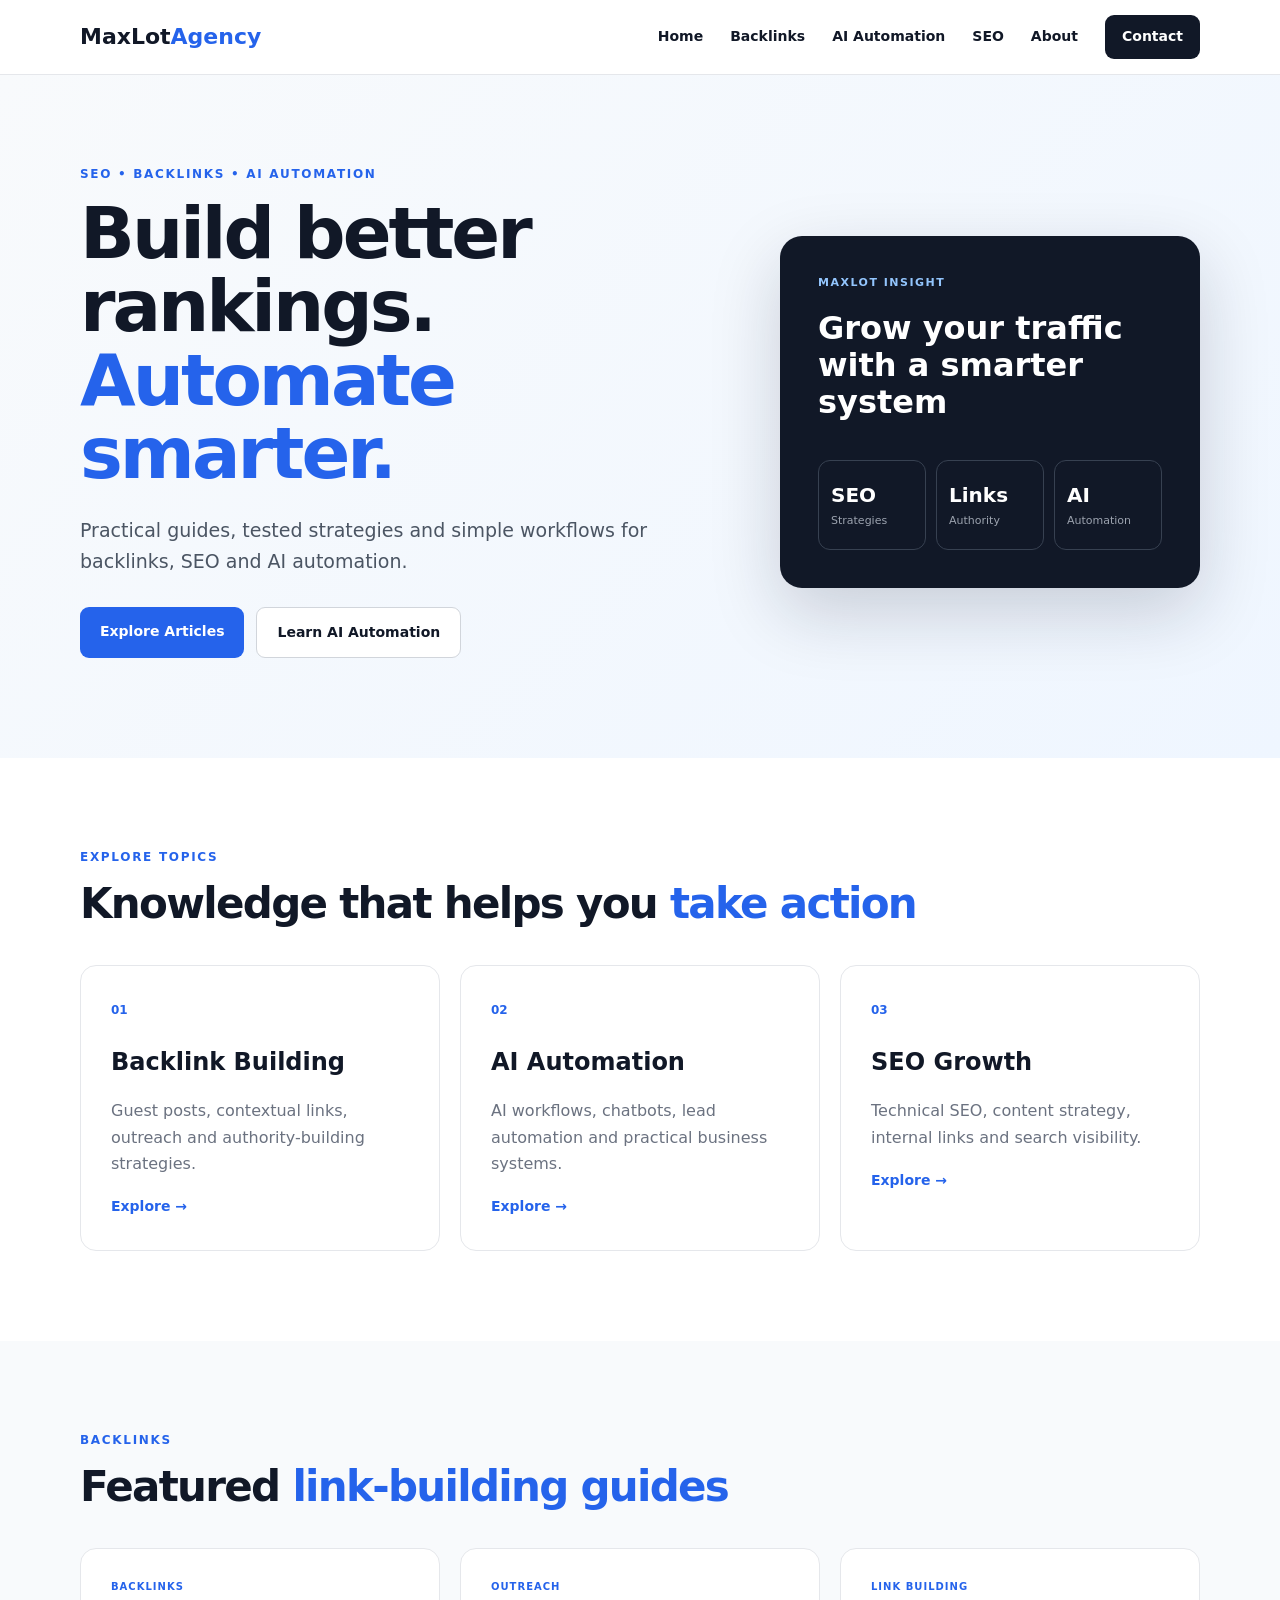
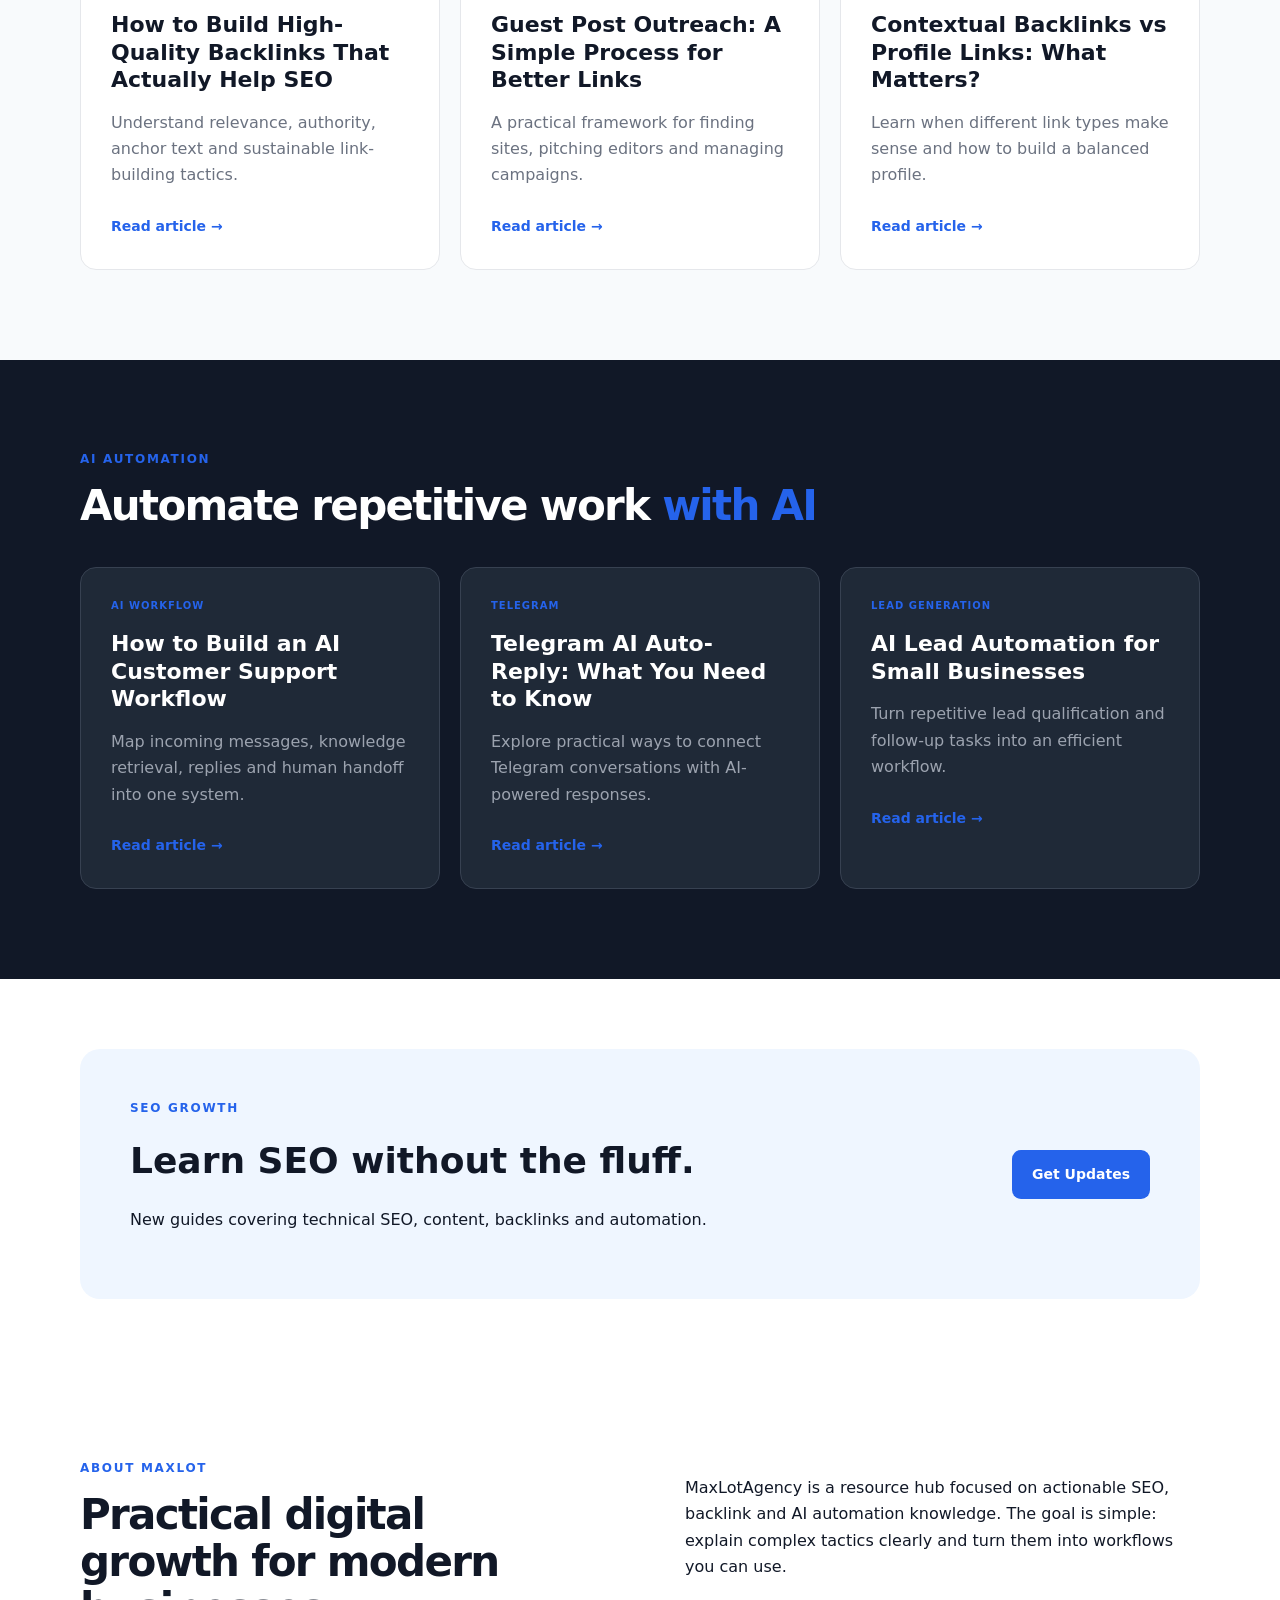
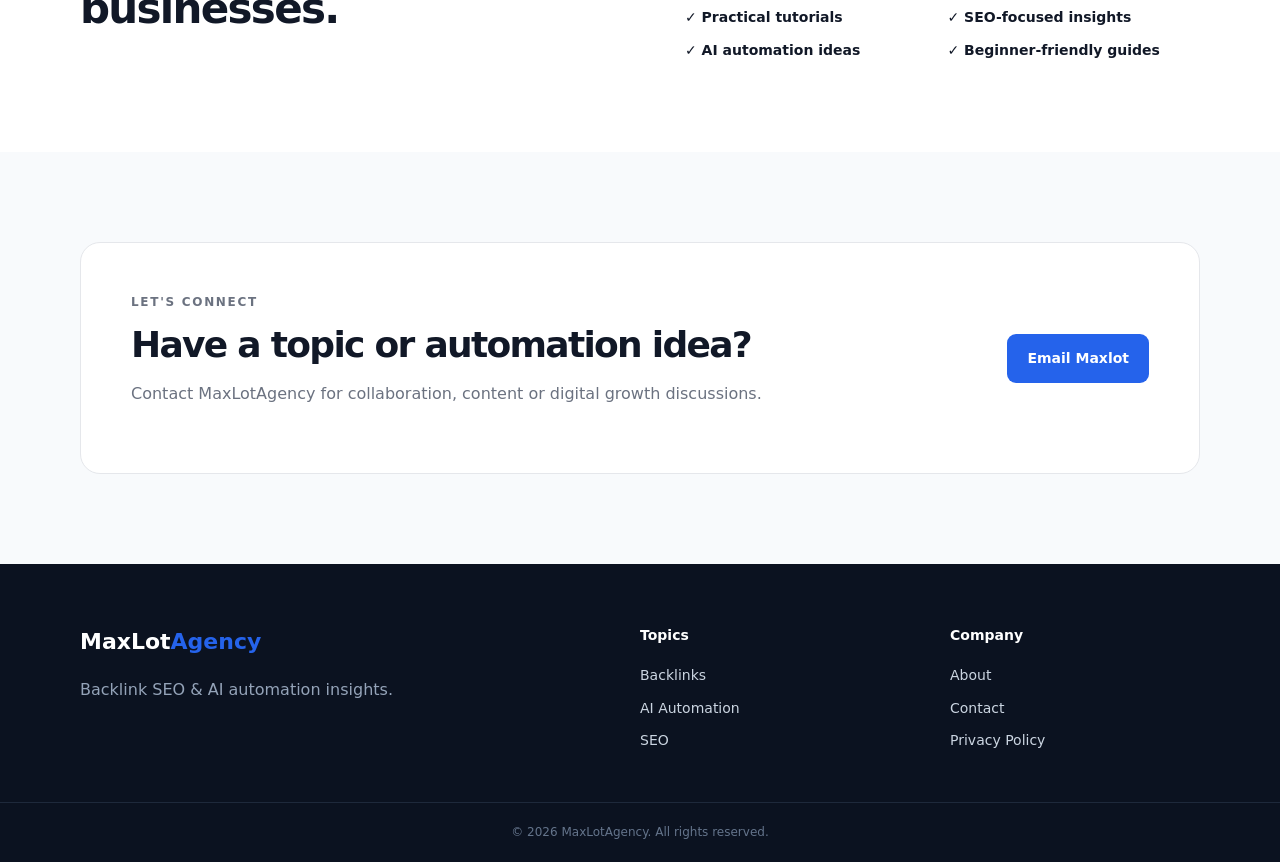
<file: index.html>
<!doctype html>
<html lang="en">
<head>
<meta charset="utf-8"><meta name="viewport" content="width=device-width,initial-scale=1">
<title>MaxLotAgency | Backlink SEO & AI Automation Blog</title>
<meta name="description" content="Practical guides on backlink building, link outreach, SEO and AI automation for agencies, marketers and online businesses.">
<meta name="robots" content="index,follow"><link rel="canonical" href="https://YOUR-DOMAIN.com/">
<meta property="og:title" content="MaxLotAgency | Backlink SEO & AI Automation"><meta property="og:description" content="Practical SEO, backlink and AI automation guides for growing online businesses."><meta property="og:type" content="website">
<link rel="stylesheet" href="css/style.css">
<script type="application/ld+json">{"@context":"https://schema.org","@type":"WebSite","name":"MaxLotAgency","url":"https://YOUR-DOMAIN.com/","description":"Backlink SEO and AI automation blog"}</script>
</head>
<body>
<header class="header"><div class="container nav"><a class="logo" href="/">MaxLot<span>Agency</span></a><button class="menu" id="menu">☰</button><nav id="nav"><a href="/">Home</a><a href="blog/#backlinks">Backlinks</a><a href="blog/#ai">AI Automation</a><a href="blog/#seo">SEO</a><a href="about.html">About</a><a class="nav-btn" href="contact.html">Contact</a></nav></div></header>
<main>
<section class="hero"><div class="container hero-grid"><div><p class="eyebrow">SEO • BACKLINKS • AI AUTOMATION</p><h1>Build better rankings. <span>Automate smarter.</span></h1><p class="lead">Practical guides, tested strategies and simple workflows for backlinks, SEO and AI automation.</p><div class="actions"><a class="btn primary" href="#latest">Explore Articles</a><a class="btn secondary" href="#automation">Learn AI Automation</a></div></div><div class="hero-card"><div class="mini-label">MAXLOT INSIGHT</div><h2>Grow your traffic with a smarter system</h2><div class="stats"><div><b>SEO</b><small>Strategies</small></div><div><b>Links</b><small>Authority</small></div><div><b>AI</b><small>Automation</small></div></div></div></div></section>
<section class="topics" id="latest"><div class="container"><div class="section-head"><p class="eyebrow">EXPLORE TOPICS</p><h2>Knowledge that helps you <span>take action</span></h2></div><div class="topic-grid"><a class="topic" href="#backlinks"><span>01</span><h3>Backlink Building</h3><p>Guest posts, contextual links, outreach and authority-building strategies.</p><b>Explore →</b></a><a class="topic" href="#automation"><span>02</span><h3>AI Automation</h3><p>AI workflows, chatbots, lead automation and practical business systems.</p><b>Explore →</b></a><a class="topic" href="#seo"><span>03</span><h3>SEO Growth</h3><p>Technical SEO, content strategy, internal links and search visibility.</p><b>Explore →</b></a></div></div></section>
<section class="articles" id="backlinks"><div class="container"><div class="section-head row"><div><p class="eyebrow">BACKLINKS</p><h2>Featured <span>link-building guides</span></h2></div></div><div class="cards"><article class="card"><div class="tag">BACKLINKS</div><h3>How to Build High-Quality Backlinks That Actually Help SEO</h3><p>Understand relevance, authority, anchor text and sustainable link-building tactics.</p><a href="#">Read article →</a></article><article class="card"><div class="tag">OUTREACH</div><h3>Guest Post Outreach: A Simple Process for Better Links</h3><p>A practical framework for finding sites, pitching editors and managing campaigns.</p><a href="#">Read article →</a></article><article class="card"><div class="tag">LINK BUILDING</div><h3>Contextual Backlinks vs Profile Links: What Matters?</h3><p>Learn when different link types make sense and how to build a balanced profile.</p><a href="#">Read article →</a></article></div></div></section>
<section class="articles dark" id="automation"><div class="container"><div class="section-head"><p class="eyebrow">AI AUTOMATION</p><h2>Automate repetitive work <span>with AI</span></h2></div><div class="cards"><article class="card"><div class="tag">AI WORKFLOW</div><h3>How to Build an AI Customer Support Workflow</h3><p>Map incoming messages, knowledge retrieval, replies and human handoff into one system.</p><a href="#">Read article →</a></article><article class="card"><div class="tag">TELEGRAM</div><h3>Telegram AI Auto-Reply: What You Need to Know</h3><p>Explore practical ways to connect Telegram conversations with AI-powered responses.</p><a href="#">Read article →</a></article><article class="card"><div class="tag">LEAD GENERATION</div><h3>AI Lead Automation for Small Businesses</h3><p>Turn repetitive lead qualification and follow-up tasks into an efficient workflow.</p><a href="#">Read article →</a></article></div></div></section>
<section class="newsletter" id="seo"><div class="container newsletter-box"><div><p class="eyebrow">SEO GROWTH</p><h2>Learn SEO without the fluff.</h2><p>New guides covering technical SEO, content, backlinks and automation.</p></div><a class="btn primary" href="#contact">Get Updates</a></div></section>
<section class="about" id="about"><div class="container two"><div><p class="eyebrow">ABOUT MAXLOT</p><h2>Practical digital growth for modern businesses.</h2></div><div><p>MaxLotAgency is a resource hub focused on actionable SEO, backlink and AI automation knowledge. The goal is simple: explain complex tactics clearly and turn them into workflows you can use.</p><div class="checks"><span>✓ Practical tutorials</span><span>✓ SEO-focused insights</span><span>✓ AI automation ideas</span><span>✓ Beginner-friendly guides</span></div></div></div></section>
<section class="contact" id="contact"><div class="container contact-box"><div><p class="eyebrow">LET'S CONNECT</p><h2>Have a topic or automation idea?</h2><p>Contact MaxLotAgency for collaboration, content or digital growth discussions.</p></div><a class="btn primary" href="mailto:hello@maxlotagency.com">Email Maxlot</a></div></section>
</main>
<footer><div class="container footer"><div><a class="logo" href="/">MaxLot<span>Agency</span></a><p>Backlink SEO & AI automation insights.</p></div><div><b>Topics</b><a href="#backlinks">Backlinks</a><a href="#automation">AI Automation</a><a href="#seo">SEO</a></div><div><b>Company</b><a href="#about">About</a><a href="#contact">Contact</a><a href="privacy-policy.html">Privacy Policy</a></div></div><div class="bottom">© 2026 MaxLotAgency. All rights reserved.</div></footer>
<script src="js/script.js"></script></body></html>
</file>
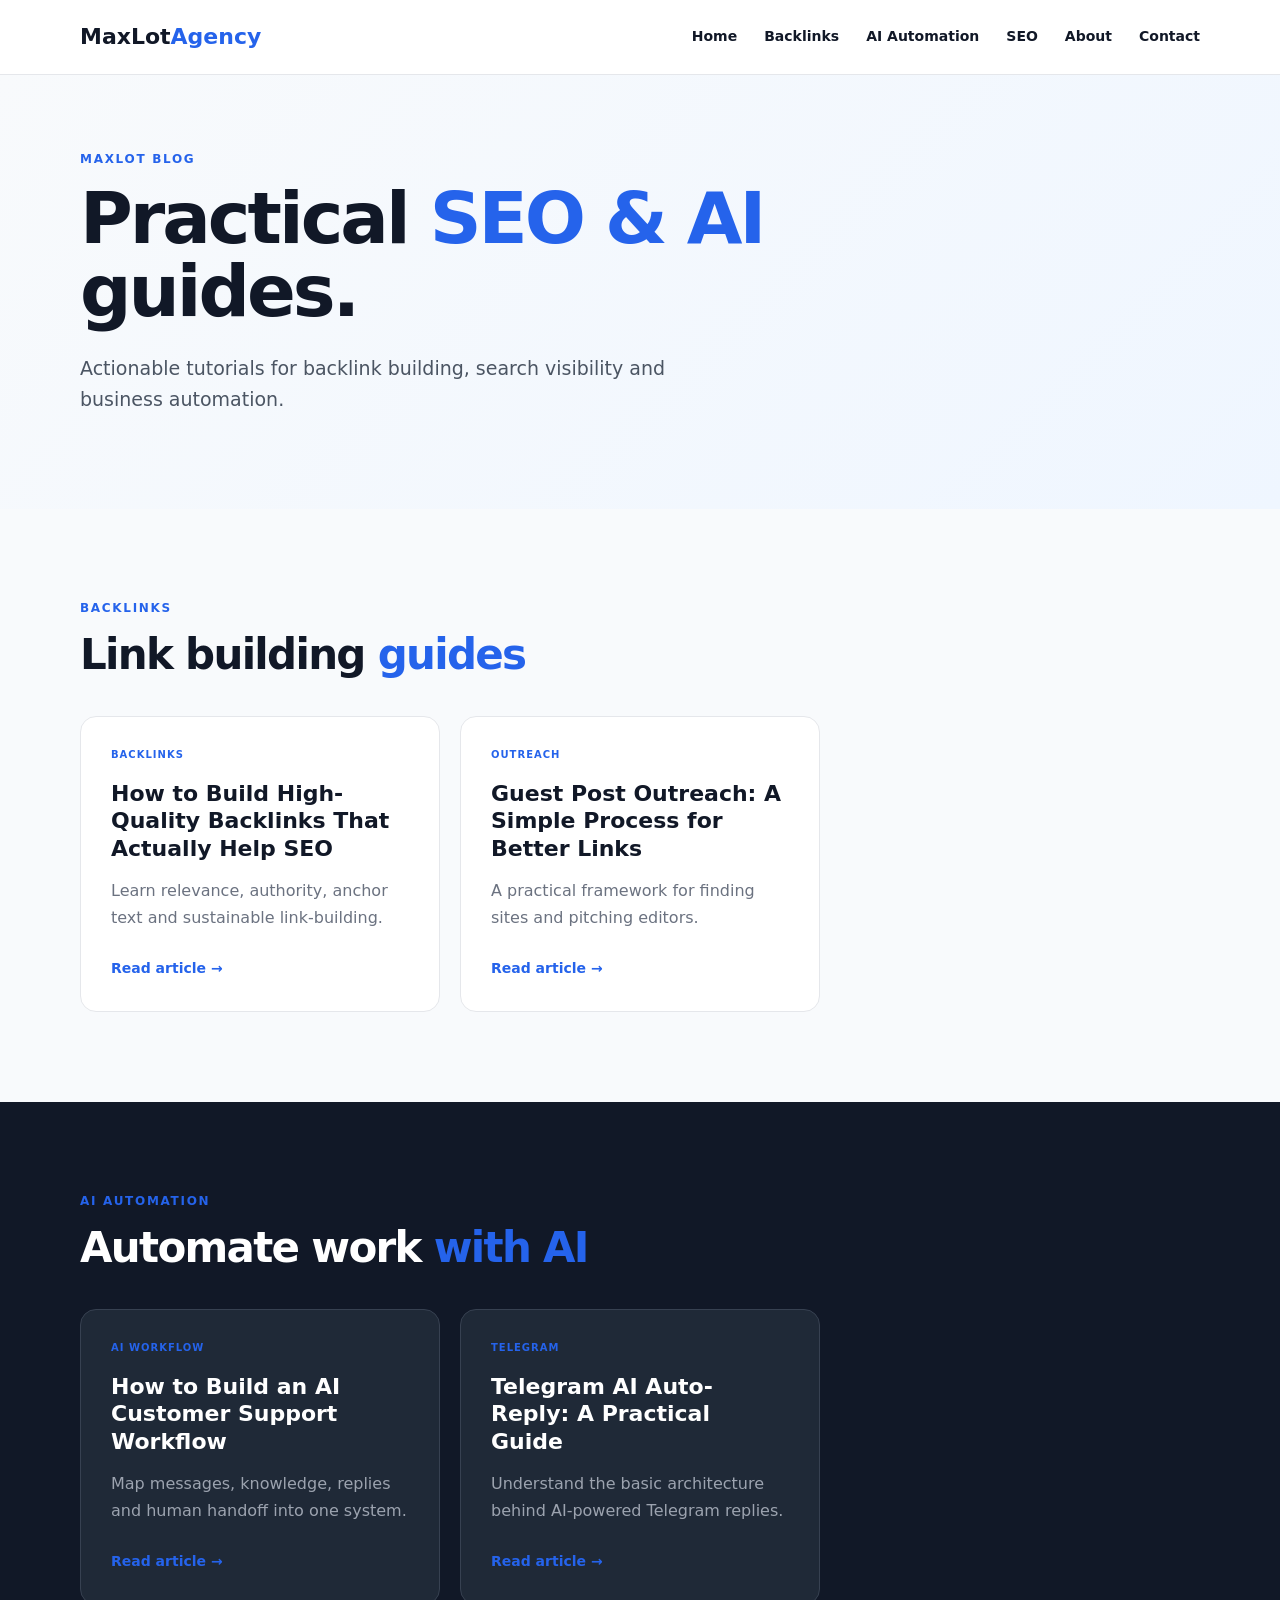
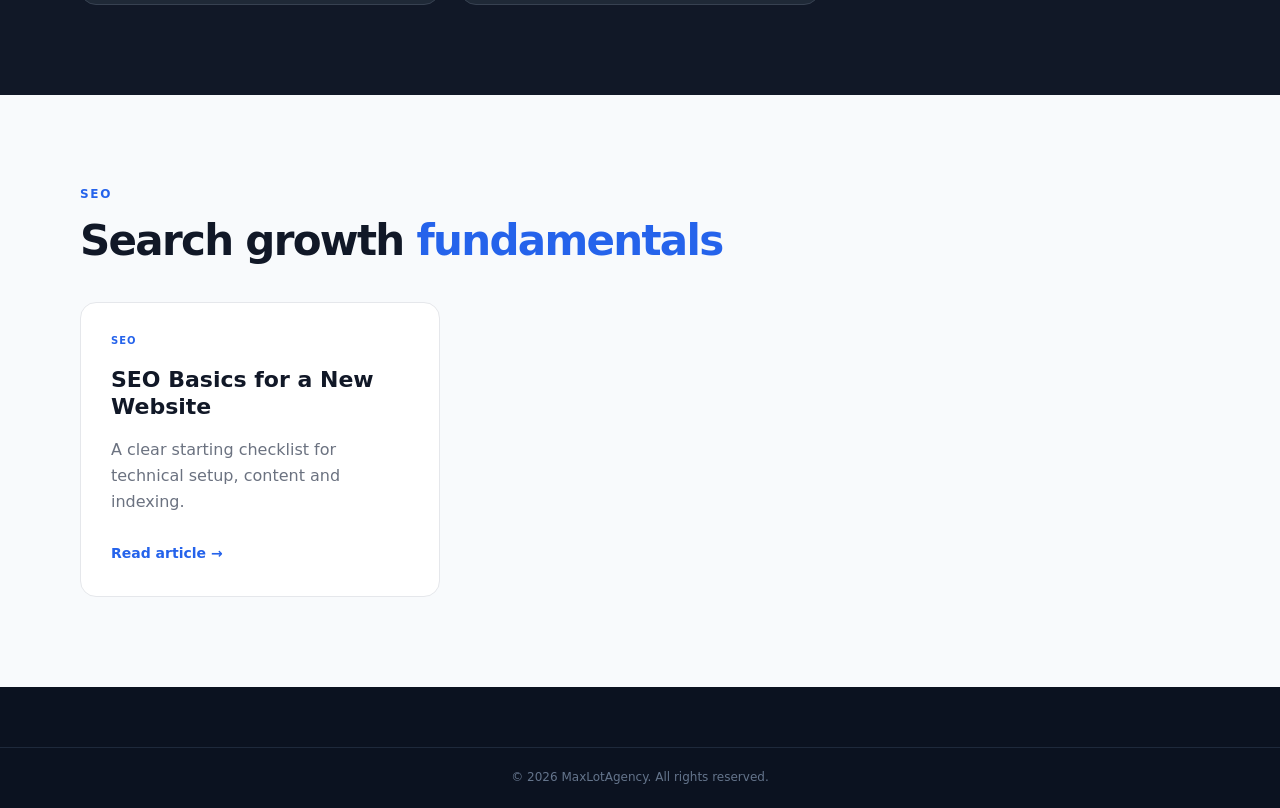
<file: blog/index.html>
<!doctype html><html lang="en"><head><meta charset="utf-8"><meta name="viewport" content="width=device-width,initial-scale=1"><title>Blog | MaxLotAgency</title><meta name="description" content="Practical backlink, SEO and AI automation guides from MaxLotAgency."><link rel="stylesheet" href="../css/style.css"></head><body><header class="header"><div class="container nav"><a class="logo" href="../">MaxLot<span>Agency</span></a><button class="menu" id="menu">☰</button><nav id="nav"><a href="../">Home</a><a href="#backlinks">Backlinks</a><a href="#ai">AI Automation</a><a href="#seo">SEO</a><a href="../about.html">About</a><a href="../contact.html">Contact</a></nav></div></header><main><section class="hero small"><div class="container"><p class="eyebrow">MAXLOT BLOG</p><h1>Practical <span>SEO & AI</span> guides.</h1><p class="lead">Actionable tutorials for backlink building, search visibility and business automation.</p></div></section><section class="articles" id="backlinks"><div class="container"><div class="section-head"><p class="eyebrow">BACKLINKS</p><h2>Link building <span>guides</span></h2></div><div class="cards"><article class="card"><div class="tag">BACKLINKS</div><h3>How to Build High-Quality Backlinks That Actually Help SEO</h3><p>Learn relevance, authority, anchor text and sustainable link-building.</p><a href="backlinks/how-to-build-high-quality-backlinks.html">Read article →</a></article><article class="card"><div class="tag">OUTREACH</div><h3>Guest Post Outreach: A Simple Process for Better Links</h3><p>A practical framework for finding sites and pitching editors.</p><a href="backlinks/guest-post-outreach.html">Read article →</a></article></div></div></section><section class="articles dark" id="ai"><div class="container"><div class="section-head"><p class="eyebrow">AI AUTOMATION</p><h2>Automate work <span>with AI</span></h2></div><div class="cards"><article class="card"><div class="tag">AI WORKFLOW</div><h3>How to Build an AI Customer Support Workflow</h3><p>Map messages, knowledge, replies and human handoff into one system.</p><a href="ai-automation/ai-customer-support-workflow.html">Read article →</a></article><article class="card"><div class="tag">TELEGRAM</div><h3>Telegram AI Auto-Reply: A Practical Guide</h3><p>Understand the basic architecture behind AI-powered Telegram replies.</p><a href="ai-automation/telegram-ai-auto-reply.html">Read article →</a></article></div></div></section><section class="articles" id="seo"><div class="container"><div class="section-head"><p class="eyebrow">SEO</p><h2>Search growth <span>fundamentals</span></h2></div><div class="cards"><article class="card"><div class="tag">SEO</div><h3>SEO Basics for a New Website</h3><p>A clear starting checklist for technical setup, content and indexing.</p><a href="seo/seo-basics-new-website.html">Read article →</a></article></div></div></section></main><footer><div class="bottom">© 2026 MaxLotAgency. All rights reserved.</div></footer><script src="../js/script.js"></script></body></html>
</file>
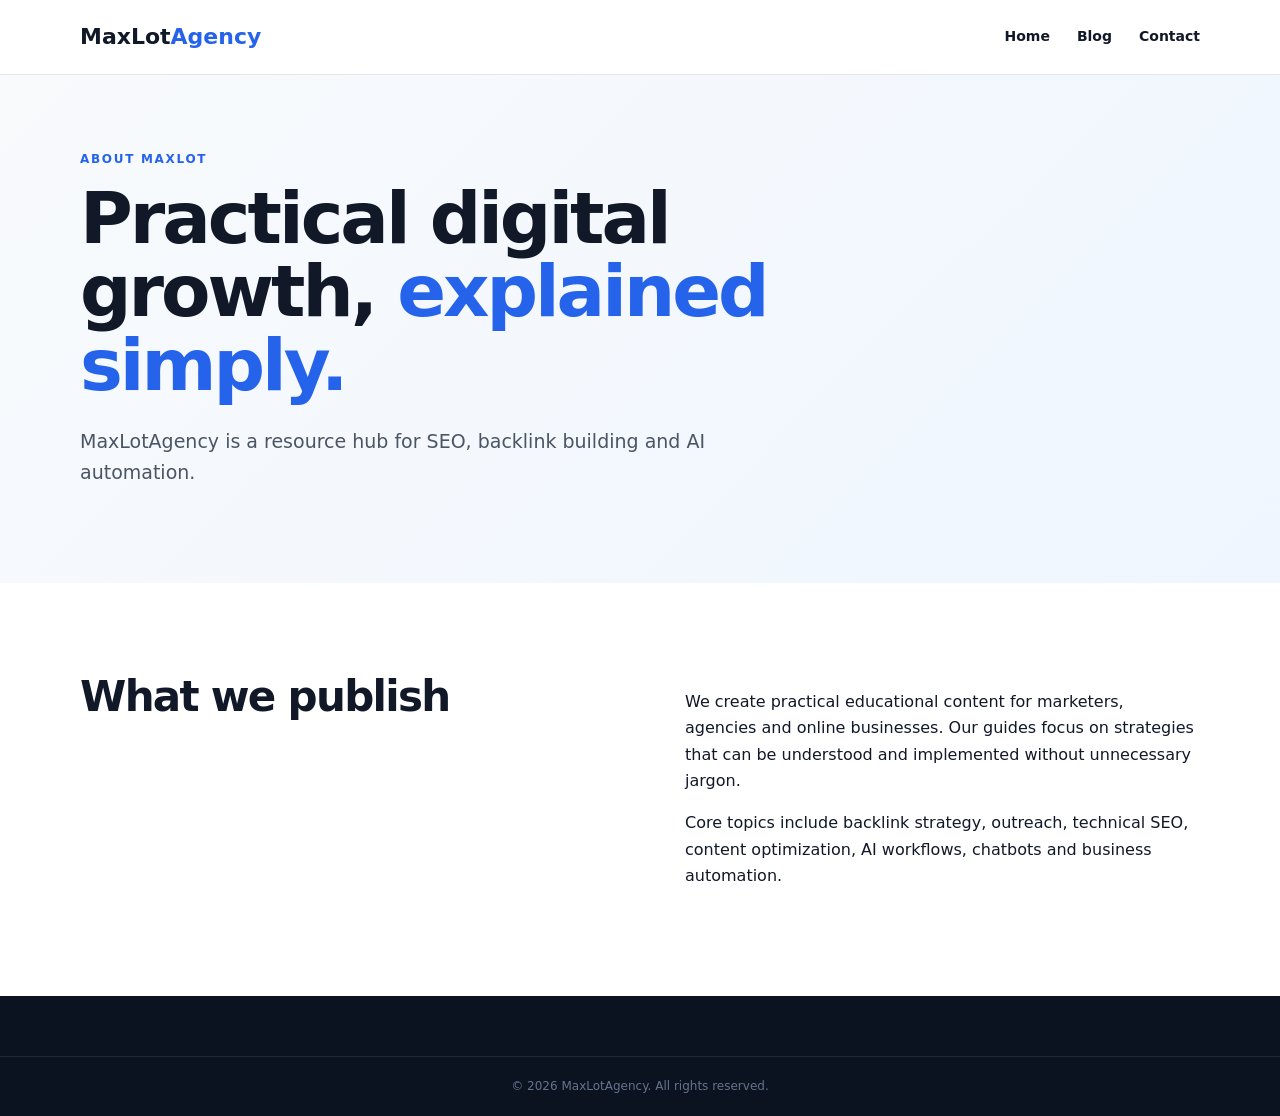
<file: about.html>
<!doctype html><html lang="en"><head><meta charset="utf-8"><meta name="viewport" content="width=device-width,initial-scale=1"><title>About MaxLotAgency</title><meta name="description" content="Learn about MaxLotAgency and its focus on SEO, backlinks and AI automation."><link rel="stylesheet" href="css/style.css"></head><body><header class="header"><div class="container nav"><a class="logo" href="./">MaxLot<span>Agency</span></a><button class="menu" id="menu">☰</button><nav id="nav"><a href="./">Home</a><a href="blog/">Blog</a><a href="contact.html">Contact</a></nav></div></header><main><section class="hero small"><div class="container"><p class="eyebrow">ABOUT MAXLOT</p><h1>Practical digital growth, <span>explained simply.</span></h1><p class="lead">MaxLotAgency is a resource hub for SEO, backlink building and AI automation.</p></div></section><section class="about"><div class="container two"><div><h2>What we publish</h2></div><div><p>We create practical educational content for marketers, agencies and online businesses. Our guides focus on strategies that can be understood and implemented without unnecessary jargon.</p><p>Core topics include backlink strategy, outreach, technical SEO, content optimization, AI workflows, chatbots and business automation.</p></div></div></section></main><footer><div class="bottom">© 2026 MaxLotAgency. All rights reserved.</div></footer><script src="js/script.js"></script></body></html>
</file>
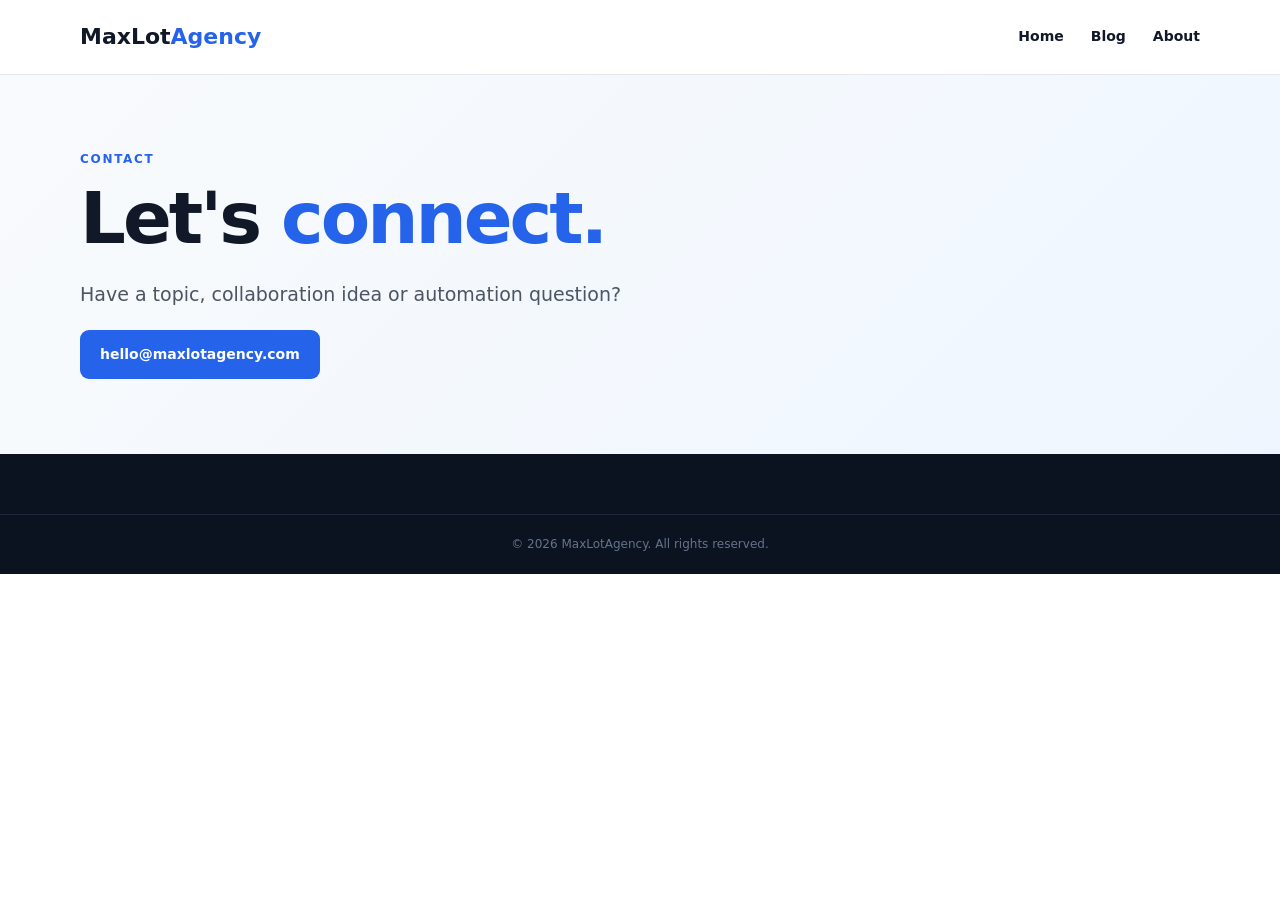
<file: contact.html>
<!doctype html><html lang="en"><head><meta charset="utf-8"><meta name="viewport" content="width=device-width,initial-scale=1"><title>Contact MaxLotAgency</title><meta name="description" content="Contact MaxLotAgency for SEO, backlink and AI automation discussions."><link rel="stylesheet" href="css/style.css"></head><body><header class="header"><div class="container nav"><a class="logo" href="./">MaxLot<span>Agency</span></a><button class="menu" id="menu">☰</button><nav id="nav"><a href="./">Home</a><a href="blog/">Blog</a><a href="about.html">About</a></nav></div></header><main><section class="hero small"><div class="container"><p class="eyebrow">CONTACT</p><h1>Let's <span>connect.</span></h1><p class="lead">Have a topic, collaboration idea or automation question?</p><a class="btn primary" href="mailto:hello@maxlotagency.com">hello@maxlotagency.com</a></div></section></main><footer><div class="bottom">© 2026 MaxLotAgency. All rights reserved.</div></footer><script src="js/script.js"></script></body></html>
</file>
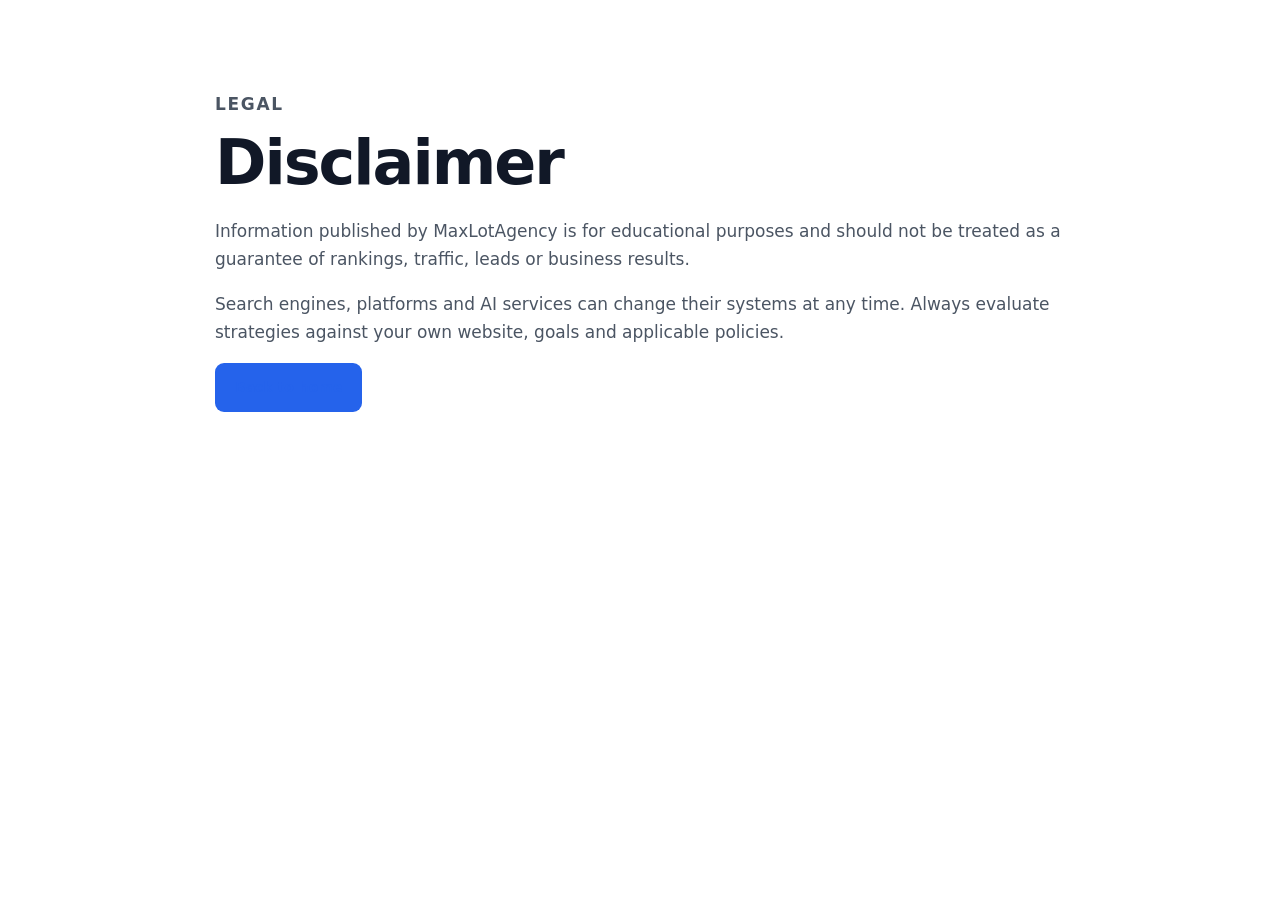
<file: disclaimer.html>
<!doctype html><html lang="en"><head><meta charset="utf-8"><meta name="viewport" content="width=device-width,initial-scale=1"><title>Disclaimer | MaxLotAgency</title><meta name="description" content="Disclaimer for MaxLotAgency content."><link rel="stylesheet" href="css/style.css"></head><body><main><section class="about"><div class="container article"><p class="eyebrow">LEGAL</p><h1>Disclaimer</h1><p>Information published by MaxLotAgency is for educational purposes and should not be treated as a guarantee of rankings, traffic, leads or business results.</p><p>Search engines, platforms and AI services can change their systems at any time. Always evaluate strategies against your own website, goals and applicable policies.</p><p><a class="btn primary" href="./">Back to home</a></p></div></section></main></body></html>
</file>
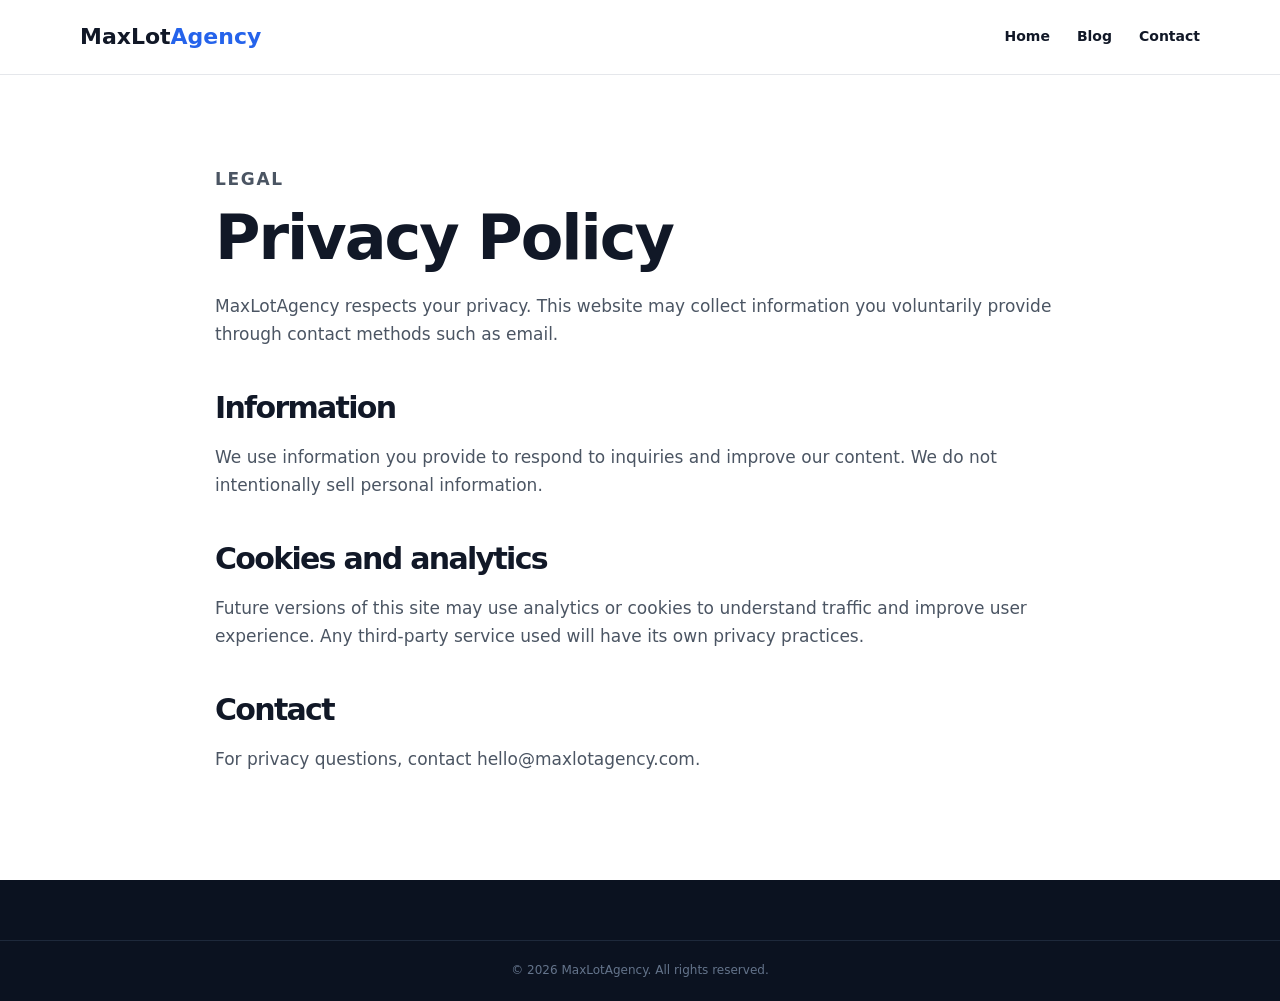
<file: privacy-policy.html>
<!doctype html><html lang="en"><head><meta charset="utf-8"><meta name="viewport" content="width=device-width,initial-scale=1"><title>Privacy Policy | MaxLotAgency</title><meta name="description" content="Privacy Policy for MaxLotAgency."><link rel="stylesheet" href="css/style.css"></head><body><header class="header"><div class="container nav"><a class="logo" href="./">MaxLot<span>Agency</span></a><nav><a href="./">Home</a><a href="blog/">Blog</a><a href="contact.html">Contact</a></nav></div></header><main><section class="about"><div class="container article"><p class="eyebrow">LEGAL</p><h1>Privacy Policy</h1><p>MaxLotAgency respects your privacy. This website may collect information you voluntarily provide through contact methods such as email.</p><h2>Information</h2><p>We use information you provide to respond to inquiries and improve our content. We do not intentionally sell personal information.</p><h2>Cookies and analytics</h2><p>Future versions of this site may use analytics or cookies to understand traffic and improve user experience. Any third-party service used will have its own privacy practices.</p><h2>Contact</h2><p>For privacy questions, contact hello@maxlotagency.com.</p></div></section></main><footer><div class="bottom">© 2026 MaxLotAgency. All rights reserved.</div></footer></body></html>
</file>
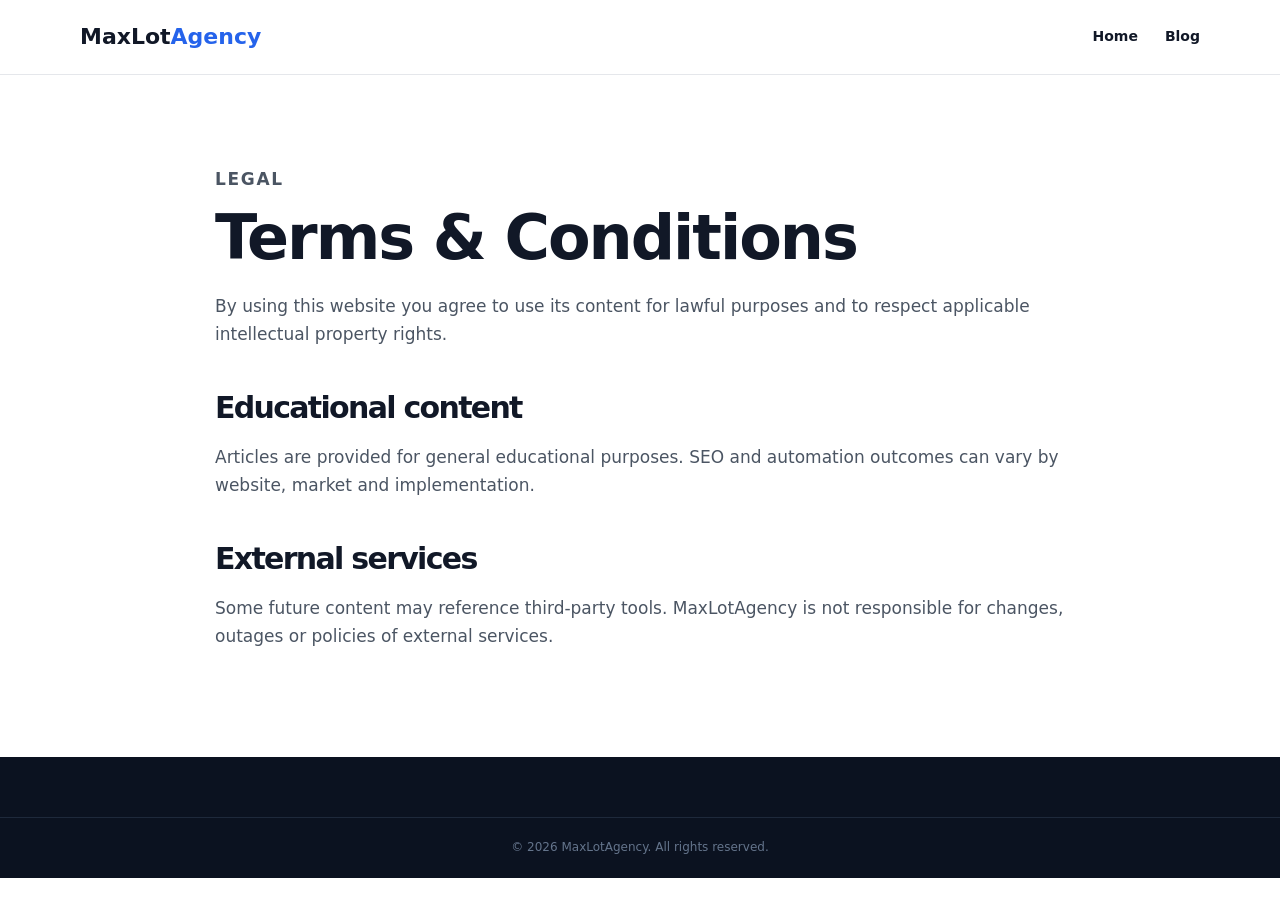
<file: terms.html>
<!doctype html><html lang="en"><head><meta charset="utf-8"><meta name="viewport" content="width=device-width,initial-scale=1"><title>Terms & Conditions | MaxLotAgency</title><meta name="description" content="Terms and Conditions for using MaxLotAgency."><link rel="stylesheet" href="css/style.css"></head><body><header class="header"><div class="container nav"><a class="logo" href="./">MaxLot<span>Agency</span></a><nav><a href="./">Home</a><a href="blog/">Blog</a></nav></div></header><main><section class="about"><div class="container article"><p class="eyebrow">LEGAL</p><h1>Terms & Conditions</h1><p>By using this website you agree to use its content for lawful purposes and to respect applicable intellectual property rights.</p><h2>Educational content</h2><p>Articles are provided for general educational purposes. SEO and automation outcomes can vary by website, market and implementation.</p><h2>External services</h2><p>Some future content may reference third-party tools. MaxLotAgency is not responsible for changes, outages or policies of external services.</p></div></section></main><footer><div class="bottom">© 2026 MaxLotAgency. All rights reserved.</div></footer></body></html>
</file>
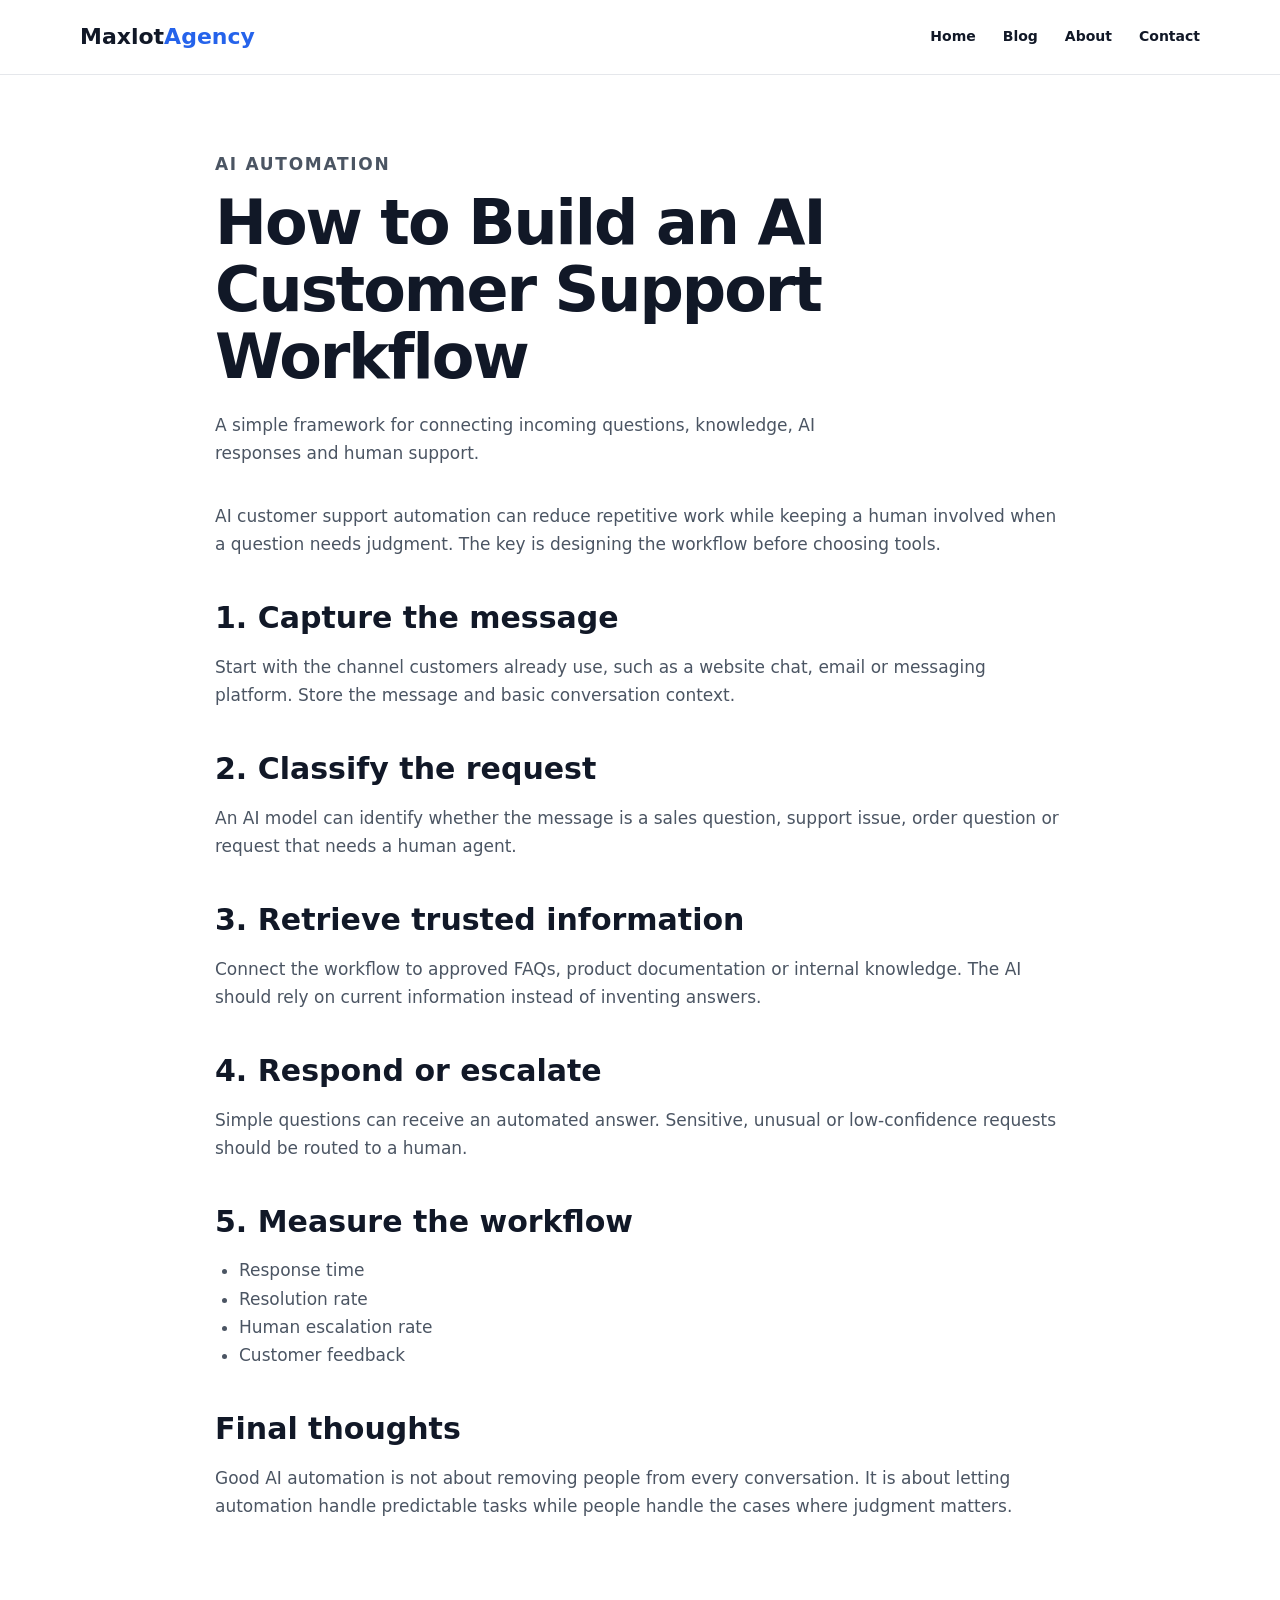
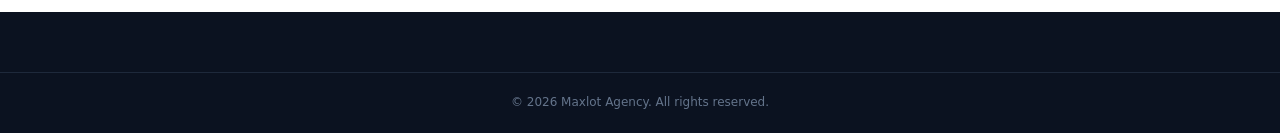
<file: blog/ai-automation/ai-customer-support-workflow.html>
<!doctype html><html lang="en"><head><meta charset="utf-8"><meta name="viewport" content="width=device-width,initial-scale=1"><title>How to Build an AI Customer Support Workflow | Maxlot Agency</title><meta name="description" content="A simple framework for connecting incoming questions, knowledge, AI responses and human support."><meta name="robots" content="index,follow"><link rel="canonical" href="https://YOUR-DOMAIN.com/blog/ai-automation/ai-customer-support-workflow.html"><link rel="stylesheet" href="../../css/style.css"></head><body><header class="header"><div class="container nav"><a class="logo" href="../../">Maxlot<span>Agency</span></a><nav><a href="../../">Home</a><a href="../">Blog</a><a href="../../about.html">About</a><a href="../../contact.html">Contact</a></nav></div></header><main><article class="article-wrap"><div class="container article"><p class="eyebrow">AI AUTOMATION</p><h1>How to Build an AI Customer Support Workflow</h1><p class="lead">A simple framework for connecting incoming questions, knowledge, AI responses and human support.</p><p>AI customer support automation can reduce repetitive work while keeping a human involved when a question needs judgment. The key is designing the workflow before choosing tools.</p><h2>1. Capture the message</h2><p>Start with the channel customers already use, such as a website chat, email or messaging platform. Store the message and basic conversation context.</p><h2>2. Classify the request</h2><p>An AI model can identify whether the message is a sales question, support issue, order question or request that needs a human agent.</p><h2>3. Retrieve trusted information</h2><p>Connect the workflow to approved FAQs, product documentation or internal knowledge. The AI should rely on current information instead of inventing answers.</p><h2>4. Respond or escalate</h2><p>Simple questions can receive an automated answer. Sensitive, unusual or low-confidence requests should be routed to a human.</p><h2>5. Measure the workflow</h2><ul><li>Response time</li><li>Resolution rate</li><li>Human escalation rate</li><li>Customer feedback</li></ul><h2>Final thoughts</h2><p>Good AI automation is not about removing people from every conversation. It is about letting automation handle predictable tasks while people handle the cases where judgment matters.</p></div></article></main><footer><div class="bottom">© 2026 Maxlot Agency. All rights reserved.</div></footer></body></html>
</file>
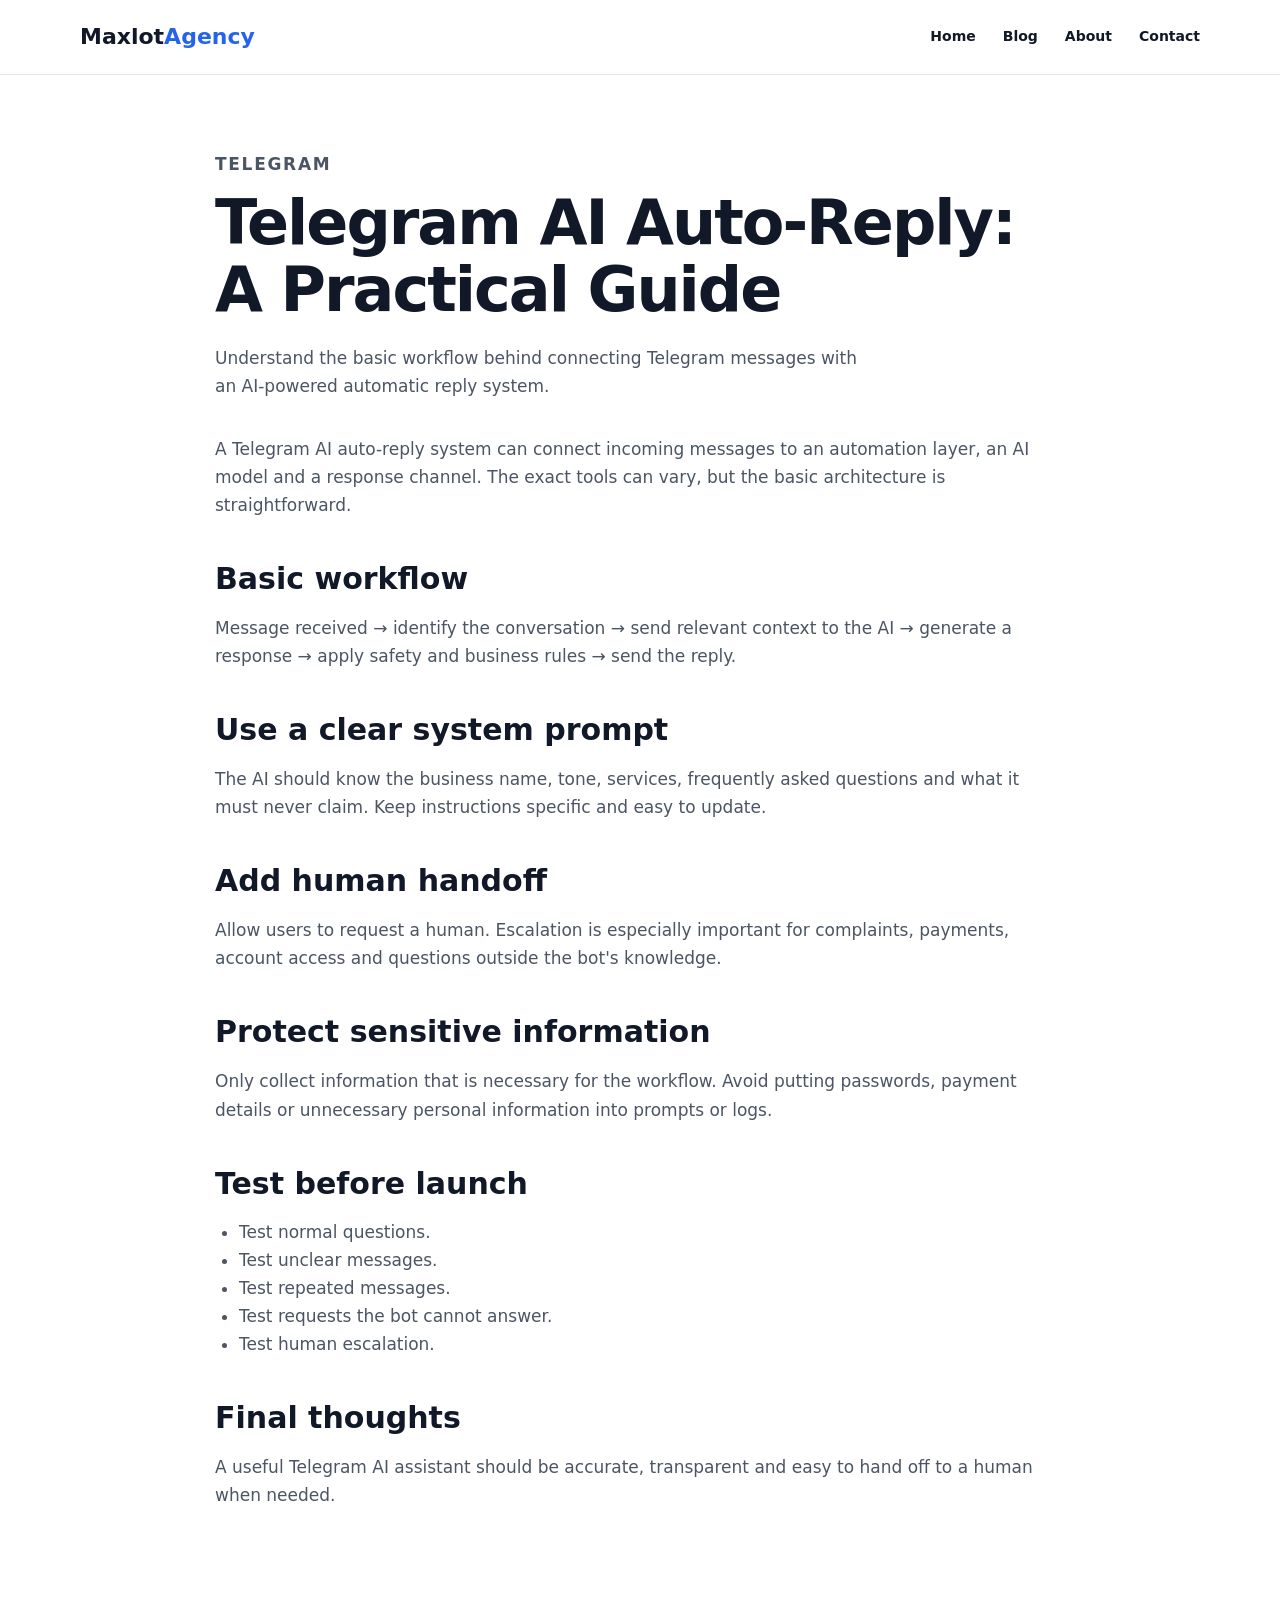
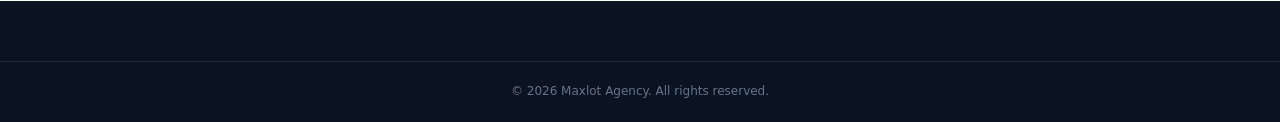
<file: blog/ai-automation/telegram-ai-auto-reply.html>
<!doctype html><html lang="en"><head><meta charset="utf-8"><meta name="viewport" content="width=device-width,initial-scale=1"><title>Telegram AI Auto-Reply: A Practical Guide | Maxlot Agency</title><meta name="description" content="Understand the basic workflow behind connecting Telegram messages with an AI-powered automatic reply system."><meta name="robots" content="index,follow"><link rel="canonical" href="https://YOUR-DOMAIN.com/blog/ai-automation/telegram-ai-auto-reply.html"><link rel="stylesheet" href="../../css/style.css"></head><body><header class="header"><div class="container nav"><a class="logo" href="../../">Maxlot<span>Agency</span></a><nav><a href="../../">Home</a><a href="../">Blog</a><a href="../../about.html">About</a><a href="../../contact.html">Contact</a></nav></div></header><main><article class="article-wrap"><div class="container article"><p class="eyebrow">TELEGRAM</p><h1>Telegram AI Auto-Reply: A Practical Guide</h1><p class="lead">Understand the basic workflow behind connecting Telegram messages with an AI-powered automatic reply system.</p><p>A Telegram AI auto-reply system can connect incoming messages to an automation layer, an AI model and a response channel. The exact tools can vary, but the basic architecture is straightforward.</p><h2>Basic workflow</h2><p>Message received → identify the conversation → send relevant context to the AI → generate a response → apply safety and business rules → send the reply.</p><h2>Use a clear system prompt</h2><p>The AI should know the business name, tone, services, frequently asked questions and what it must never claim. Keep instructions specific and easy to update.</p><h2>Add human handoff</h2><p>Allow users to request a human. Escalation is especially important for complaints, payments, account access and questions outside the bot's knowledge.</p><h2>Protect sensitive information</h2><p>Only collect information that is necessary for the workflow. Avoid putting passwords, payment details or unnecessary personal information into prompts or logs.</p><h2>Test before launch</h2><ul><li>Test normal questions.</li><li>Test unclear messages.</li><li>Test repeated messages.</li><li>Test requests the bot cannot answer.</li><li>Test human escalation.</li></ul><h2>Final thoughts</h2><p>A useful Telegram AI assistant should be accurate, transparent and easy to hand off to a human when needed.</p></div></article></main><footer><div class="bottom">© 2026 Maxlot Agency. All rights reserved.</div></footer></body></html>
</file>
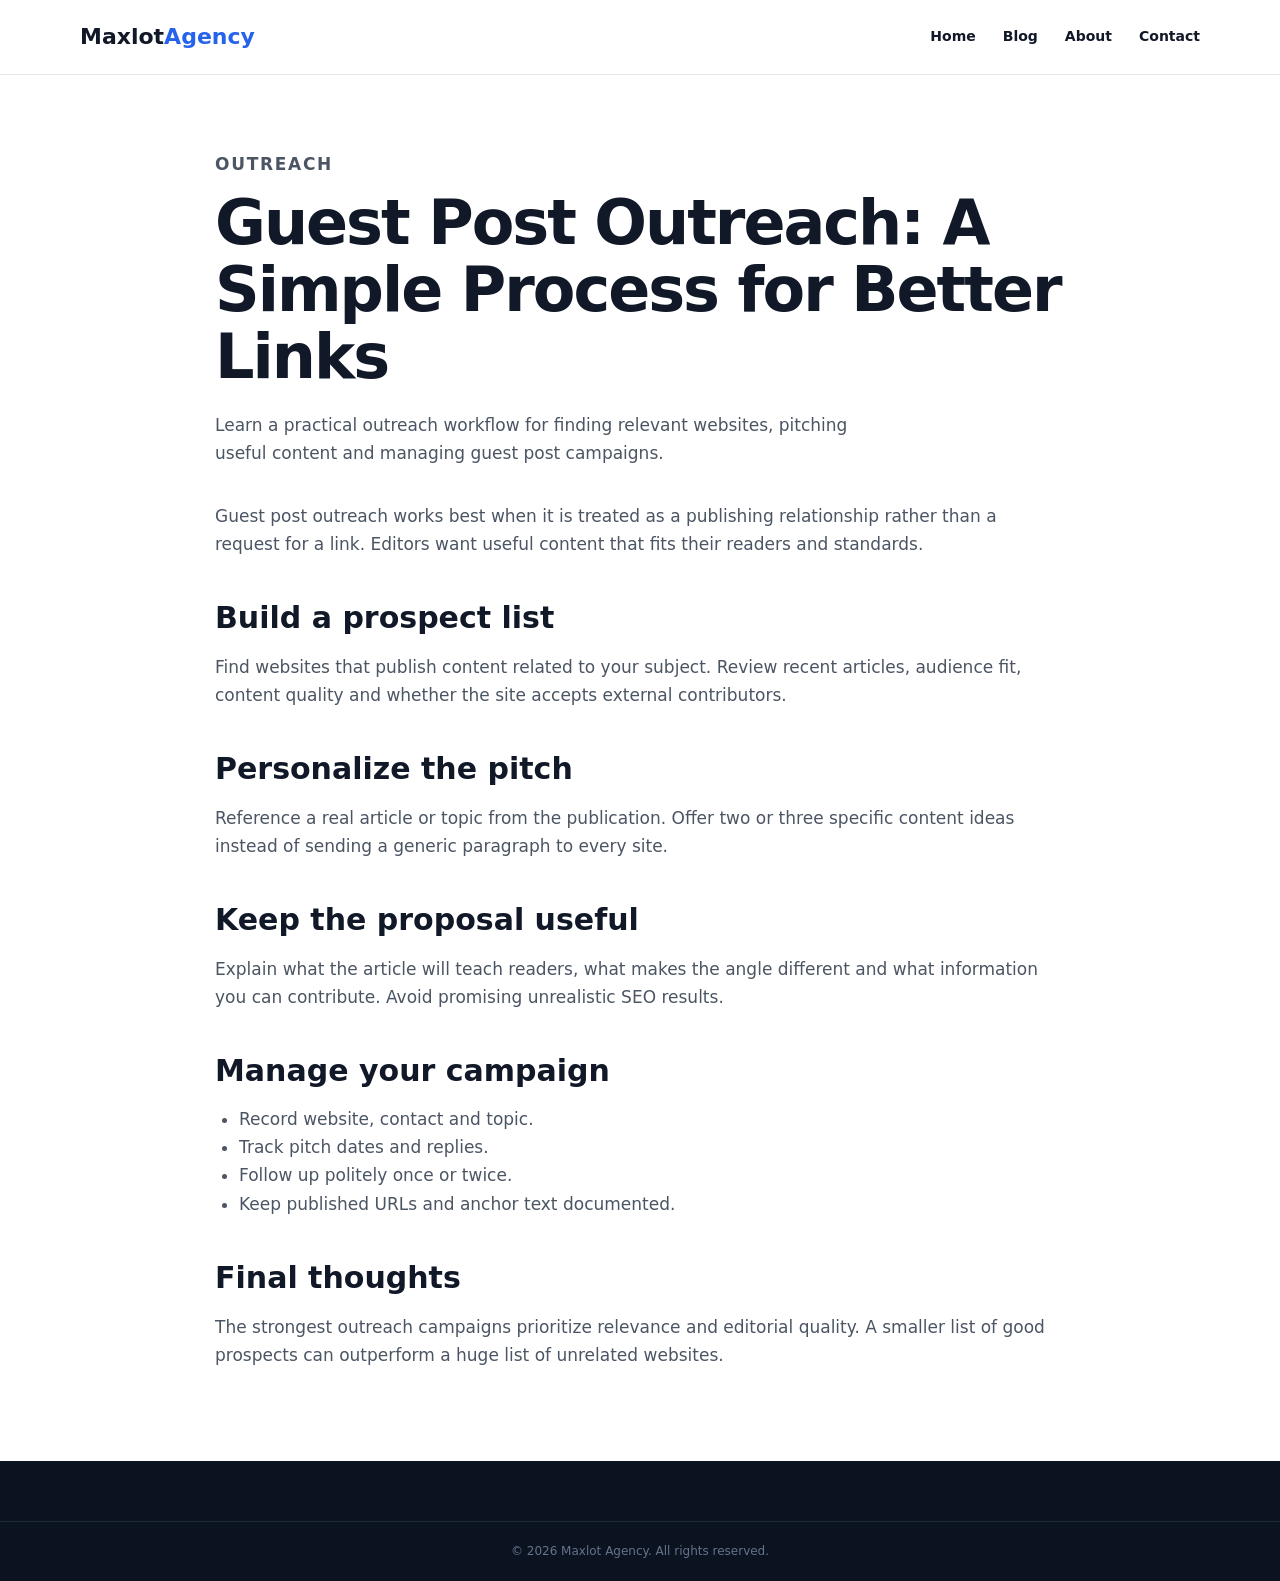
<file: blog/backlinks/guest-post-outreach.html>
<!doctype html><html lang="en"><head><meta charset="utf-8"><meta name="viewport" content="width=device-width,initial-scale=1"><title>Guest Post Outreach: A Simple Process for Better Links | Maxlot Agency</title><meta name="description" content="Learn a practical outreach workflow for finding relevant websites, pitching useful content and managing guest post campaigns."><meta name="robots" content="index,follow"><link rel="canonical" href="https://YOUR-DOMAIN.com/blog/backlinks/guest-post-outreach.html"><link rel="stylesheet" href="../../css/style.css"></head><body><header class="header"><div class="container nav"><a class="logo" href="../../">Maxlot<span>Agency</span></a><nav><a href="../../">Home</a><a href="../">Blog</a><a href="../../about.html">About</a><a href="../../contact.html">Contact</a></nav></div></header><main><article class="article-wrap"><div class="container article"><p class="eyebrow">OUTREACH</p><h1>Guest Post Outreach: A Simple Process for Better Links</h1><p class="lead">Learn a practical outreach workflow for finding relevant websites, pitching useful content and managing guest post campaigns.</p><p>Guest post outreach works best when it is treated as a publishing relationship rather than a request for a link. Editors want useful content that fits their readers and standards.</p><h2>Build a prospect list</h2><p>Find websites that publish content related to your subject. Review recent articles, audience fit, content quality and whether the site accepts external contributors.</p><h2>Personalize the pitch</h2><p>Reference a real article or topic from the publication. Offer two or three specific content ideas instead of sending a generic paragraph to every site.</p><h2>Keep the proposal useful</h2><p>Explain what the article will teach readers, what makes the angle different and what information you can contribute. Avoid promising unrealistic SEO results.</p><h2>Manage your campaign</h2><ul><li>Record website, contact and topic.</li><li>Track pitch dates and replies.</li><li>Follow up politely once or twice.</li><li>Keep published URLs and anchor text documented.</li></ul><h2>Final thoughts</h2><p>The strongest outreach campaigns prioritize relevance and editorial quality. A smaller list of good prospects can outperform a huge list of unrelated websites.</p></div></article></main><footer><div class="bottom">© 2026 Maxlot Agency. All rights reserved.</div></footer></body></html>
</file>
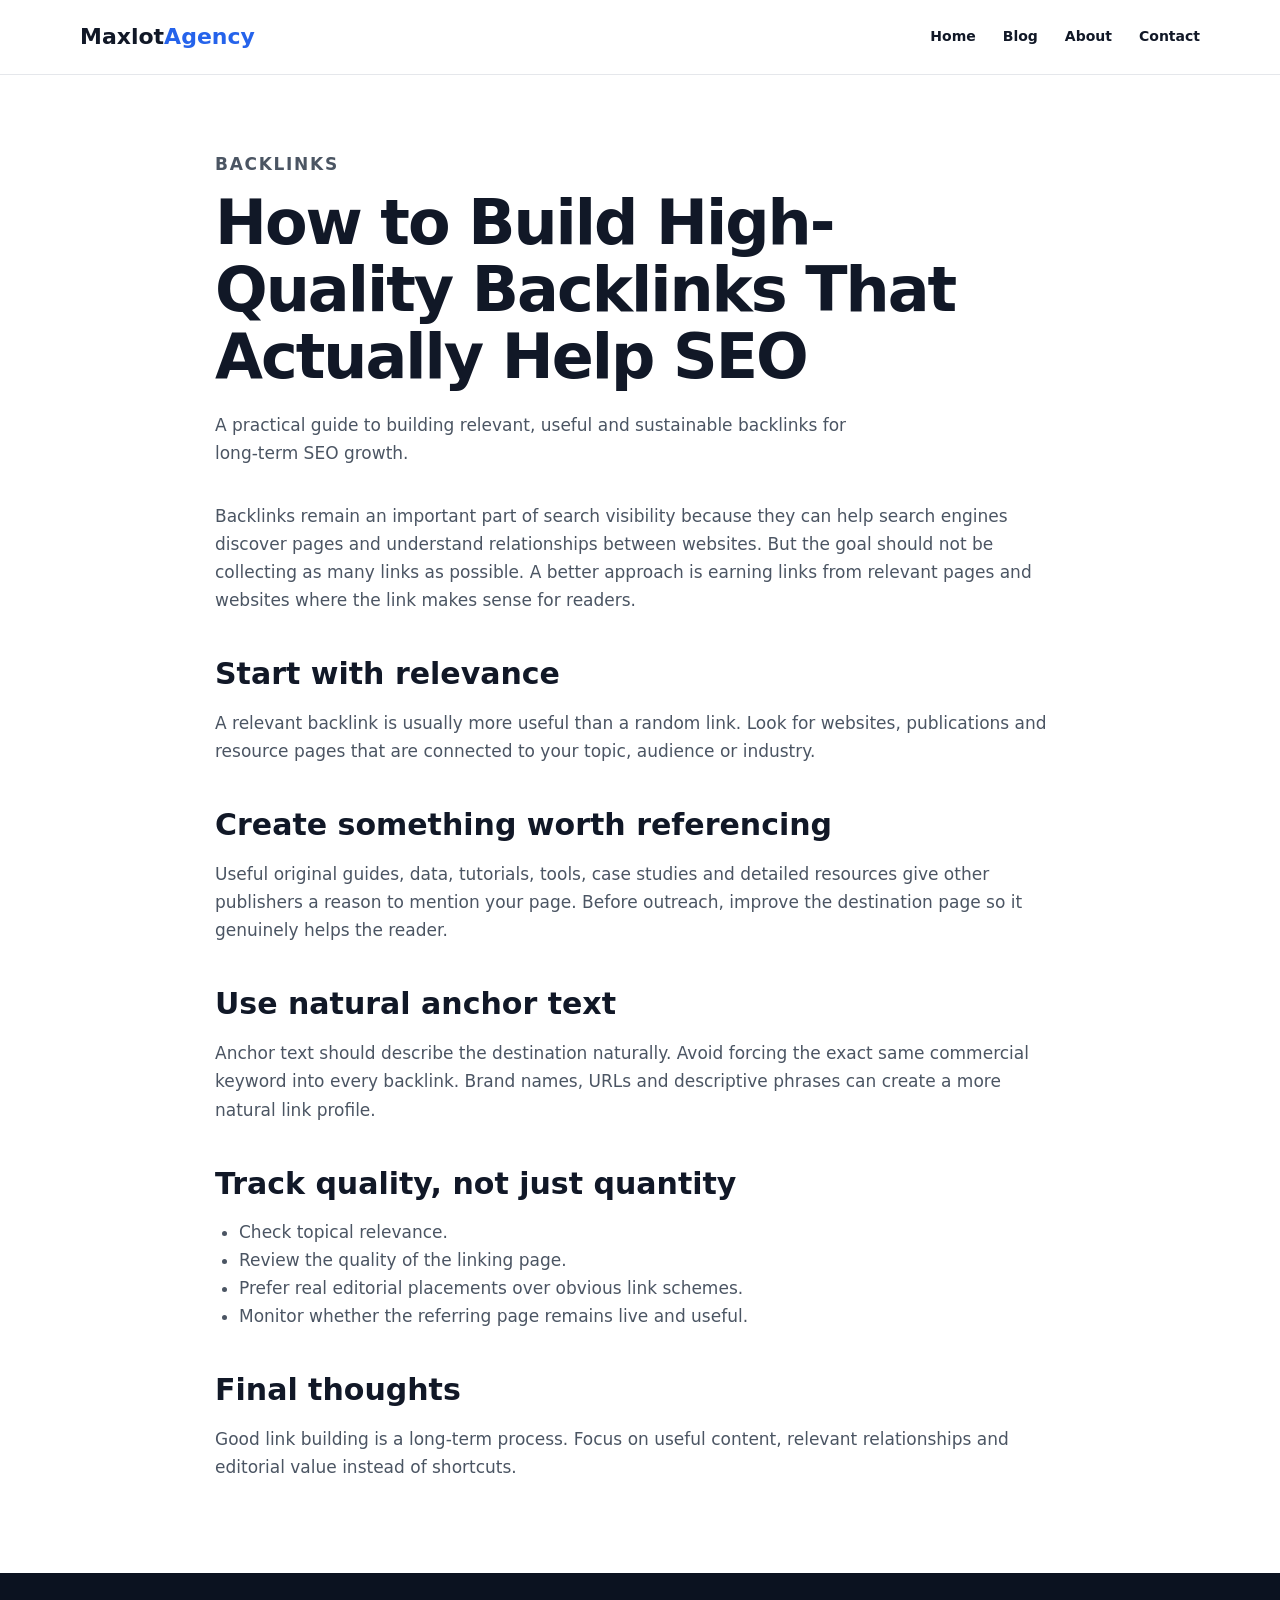
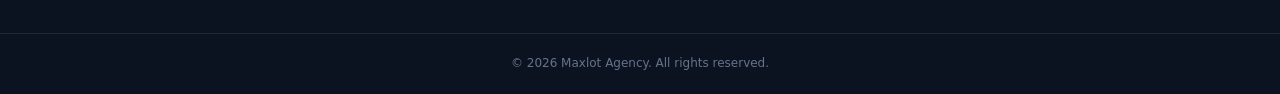
<file: blog/backlinks/how-to-build-high-quality-backlinks.html>
<!doctype html><html lang="en"><head><meta charset="utf-8"><meta name="viewport" content="width=device-width,initial-scale=1"><title>How to Build High-Quality Backlinks That Actually Help SEO | Maxlot Agency</title><meta name="description" content="A practical guide to building relevant, useful and sustainable backlinks for long-term SEO growth."><meta name="robots" content="index,follow"><link rel="canonical" href="https://YOUR-DOMAIN.com/blog/backlinks/how-to-build-high-quality-backlinks.html"><link rel="stylesheet" href="../../css/style.css"></head><body><header class="header"><div class="container nav"><a class="logo" href="../../">Maxlot<span>Agency</span></a><nav><a href="../../">Home</a><a href="../">Blog</a><a href="../../about.html">About</a><a href="../../contact.html">Contact</a></nav></div></header><main><article class="article-wrap"><div class="container article"><p class="eyebrow">BACKLINKS</p><h1>How to Build High-Quality Backlinks That Actually Help SEO</h1><p class="lead">A practical guide to building relevant, useful and sustainable backlinks for long-term SEO growth.</p><p>Backlinks remain an important part of search visibility because they can help search engines discover pages and understand relationships between websites. But the goal should not be collecting as many links as possible. A better approach is earning links from relevant pages and websites where the link makes sense for readers.</p><h2>Start with relevance</h2><p>A relevant backlink is usually more useful than a random link. Look for websites, publications and resource pages that are connected to your topic, audience or industry.</p><h2>Create something worth referencing</h2><p>Useful original guides, data, tutorials, tools, case studies and detailed resources give other publishers a reason to mention your page. Before outreach, improve the destination page so it genuinely helps the reader.</p><h2>Use natural anchor text</h2><p>Anchor text should describe the destination naturally. Avoid forcing the exact same commercial keyword into every backlink. Brand names, URLs and descriptive phrases can create a more natural link profile.</p><h2>Track quality, not just quantity</h2><ul><li>Check topical relevance.</li><li>Review the quality of the linking page.</li><li>Prefer real editorial placements over obvious link schemes.</li><li>Monitor whether the referring page remains live and useful.</li></ul><h2>Final thoughts</h2><p>Good link building is a long-term process. Focus on useful content, relevant relationships and editorial value instead of shortcuts.</p></div></article></main><footer><div class="bottom">© 2026 Maxlot Agency. All rights reserved.</div></footer></body></html>
</file>
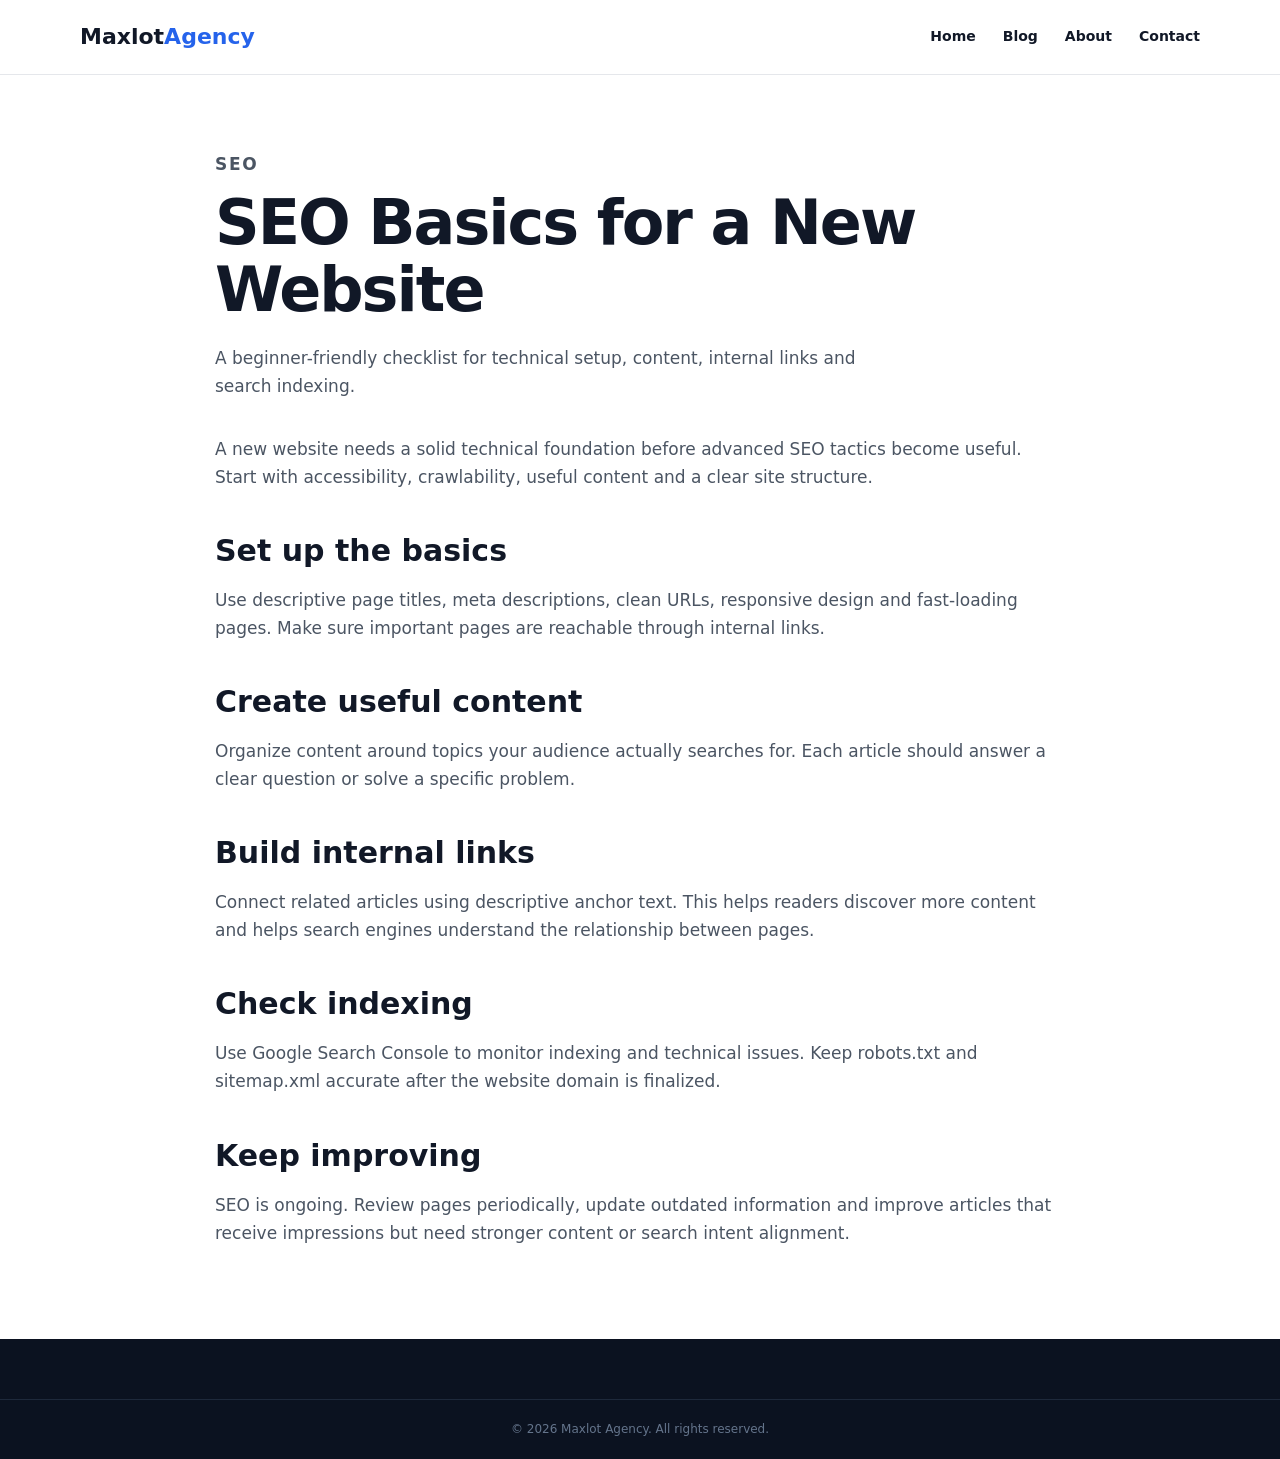
<file: blog/seo/seo-basics-new-website.html>
<!doctype html><html lang="en"><head><meta charset="utf-8"><meta name="viewport" content="width=device-width,initial-scale=1"><title>SEO Basics for a New Website | Maxlot Agency</title><meta name="description" content="A beginner-friendly checklist for technical setup, content, internal links and search indexing."><meta name="robots" content="index,follow"><link rel="canonical" href="https://YOUR-DOMAIN.com/blog/seo/seo-basics-new-website.html"><link rel="stylesheet" href="../../css/style.css"></head><body><header class="header"><div class="container nav"><a class="logo" href="../../">Maxlot<span>Agency</span></a><nav><a href="../../">Home</a><a href="../">Blog</a><a href="../../about.html">About</a><a href="../../contact.html">Contact</a></nav></div></header><main><article class="article-wrap"><div class="container article"><p class="eyebrow">SEO</p><h1>SEO Basics for a New Website</h1><p class="lead">A beginner-friendly checklist for technical setup, content, internal links and search indexing.</p><p>A new website needs a solid technical foundation before advanced SEO tactics become useful. Start with accessibility, crawlability, useful content and a clear site structure.</p><h2>Set up the basics</h2><p>Use descriptive page titles, meta descriptions, clean URLs, responsive design and fast-loading pages. Make sure important pages are reachable through internal links.</p><h2>Create useful content</h2><p>Organize content around topics your audience actually searches for. Each article should answer a clear question or solve a specific problem.</p><h2>Build internal links</h2><p>Connect related articles using descriptive anchor text. This helps readers discover more content and helps search engines understand the relationship between pages.</p><h2>Check indexing</h2><p>Use Google Search Console to monitor indexing and technical issues. Keep robots.txt and sitemap.xml accurate after the website domain is finalized.</p><h2>Keep improving</h2><p>SEO is ongoing. Review pages periodically, update outdated information and improve articles that receive impressions but need stronger content or search intent alignment.</p></div></article></main><footer><div class="bottom">© 2026 Maxlot Agency. All rights reserved.</div></footer></body></html>
</file>
<file: css/style.css>
*{box-sizing:border-box}html{scroll-behavior:smooth}body{margin:0;font-family:Inter,system-ui,sans-serif;color:#111827;background:#fff;line-height:1.65}a{text-decoration:none;color:inherit}.container{width:min(1120px,92%);margin:auto}.header{position:sticky;top:0;z-index:20;background:#fff;border-bottom:1px solid #e5e7eb}.nav{height:74px;display:flex;align-items:center;justify-content:space-between}.logo{font-size:22px;font-weight:800}.logo span{color:#2563eb}nav{display:flex;align-items:center;gap:27px;font-size:14px;font-weight:600}nav a:hover{color:#2563eb}.nav-btn{padding:10px 17px;border-radius:9px;background:#111827;color:#fff}.menu{display:none;border:0;background:none;font-size:25px}.hero{background:linear-gradient(135deg,#f8fafc,#eff6ff);padding:90px 0 100px}.hero-grid{display:grid;grid-template-columns:1.2fr .8fr;gap:70px;align-items:center}.eyebrow{margin:0 0 12px;font-size:12px;letter-spacing:1.7px;font-weight:800;color:#2563eb}.hero h1{font-size:clamp(44px,6vw,72px);line-height:1.02;letter-spacing:-3px;margin:0 0 24px}.hero h1 span,h2 span{color:#2563eb}.lead{font-size:19px;color:#4b5563;max-width:650px}.actions{display:flex;gap:12px;margin-top:30px;flex-wrap:wrap}.btn{display:inline-block;padding:13px 20px;border-radius:9px;font-weight:700;font-size:14px}.primary{background:#2563eb;color:#fff}.secondary{border:1px solid #d1d5db;background:#fff}.hero-card{background:#111827;color:#fff;padding:38px;border-radius:22px;box-shadow:0 25px 70px #0f172a2e}.mini-label{font-size:11px;letter-spacing:1.5px;color:#93c5fd;font-weight:800}.hero-card h2{font-size:32px;line-height:1.15;margin:18px 0 40px}.stats{display:grid;grid-template-columns:repeat(3,1fr);gap:10px}.stats div{padding:18px 12px;border:1px solid #374151;border-radius:12px}.stats b,.stats small{display:block}.stats b{font-size:20px}.stats small{color:#9ca3af;font-size:11px}.topics,.articles,.about,.contact{padding:90px 0}.section-head{margin-bottom:38px}.section-head h2,.about h2,.contact h2{font-size:42px;line-height:1.12;letter-spacing:-1.7px;margin:0}.topic-grid,.cards{display:grid;grid-template-columns:repeat(3,1fr);gap:20px}.topic{padding:30px;border:1px solid #e5e7eb;border-radius:16px;transition:.2s}.topic:hover,.card:hover{transform:translateY(-4px);box-shadow:0 15px 35px #0f172a14}.topic span{font-size:12px;font-weight:800;color:#2563eb}.topic h3{font-size:24px;margin:20px 0 8px}.topic p,.card p{color:#6b7280}.topic b,.card a{font-size:14px;color:#2563eb}.articles{background:#f8fafc}.dark{background:#111827;color:#fff}.dark .section-head h2{color:#fff}.dark .card{background:#1f2937;border-color:#374151}.dark .card p{color:#9ca3af}.card{padding:30px;background:#fff;border:1px solid #e5e7eb;border-radius:16px;transition:.2s}.tag{font-size:10px;font-weight:800;letter-spacing:1px;color:#2563eb;margin-bottom:16px}.card h3{font-size:22px;line-height:1.25;margin:0 0 10px}.card a{display:inline-block;margin-top:10px;font-weight:800}.newsletter{padding:70px 0}.newsletter-box{padding:50px;border-radius:20px;background:#eff6ff;display:flex;justify-content:space-between;align-items:center;gap:30px}.newsletter h2{margin:0;font-size:36px}.two{display:grid;grid-template-columns:1fr 1fr;gap:90px}.checks{display:grid;grid-template-columns:1fr 1fr;gap:10px;margin-top:25px;font-weight:700;font-size:14px}.contact{background:#f8fafc}.contact-box{padding:50px;border:1px solid #e5e7eb;border-radius:20px;background:#fff;display:flex;justify-content:space-between;align-items:center;gap:30px}.contact h2{font-size:36px}.contact p{color:#6b7280}footer{background:#0b1220;color:#cbd5e1;padding-top:60px}.footer{display:grid;grid-template-columns:2fr 1fr 1fr;gap:60px;padding-bottom:50px}.footer .logo{color:#fff}.footer p{color:#94a3b8}.footer div:not(:first-child){display:flex;flex-direction:column;gap:9px;font-size:14px}.footer b{color:#fff;margin-bottom:8px}.bottom{border-top:1px solid #1e293b;text-align:center;padding:20px;font-size:12px;color:#64748b}@media(max-width:800px){.menu{display:block}nav{display:none;position:absolute;left:4%;right:4%;top:68px;background:#fff;padding:18px;box-shadow:0 15px 30px #0000001a;border:1px solid #e5e7eb;border-radius:12px;flex-direction:column;align-items:stretch}.hero-grid,.two{grid-template-columns:1fr;gap:40px}.topic-grid,.cards{grid-template-columns:1fr}.hero{padding:65px 0}.hero h1{letter-spacing:-2px}.section-head h2,.about h2,.contact h2{font-size:34px}.newsletter-box,.contact-box{align-items:flex-start;flex-direction:column}.footer{grid-template-columns:1fr 1fr;gap:35px}.footer>div:first-child{grid-column:1/-1}.checks{grid-template-columns:1fr}}.hero.small{padding:75px 0}.hero.small h1{max-width:850px}.article-wrap{padding:75px 0}.article{max-width:850px}.article h1{font-size:clamp(38px,5vw,62px);line-height:1.08;letter-spacing:-2px;margin:0 0 20px}.article h2{font-size:30px;line-height:1.2;margin:42px 0 12px}.article p,.article li{font-size:17px;color:#4b5563}.article ul{padding-left:24px}.article .lead{margin-bottom:35px}.article a{color:#2563eb}
</file>
